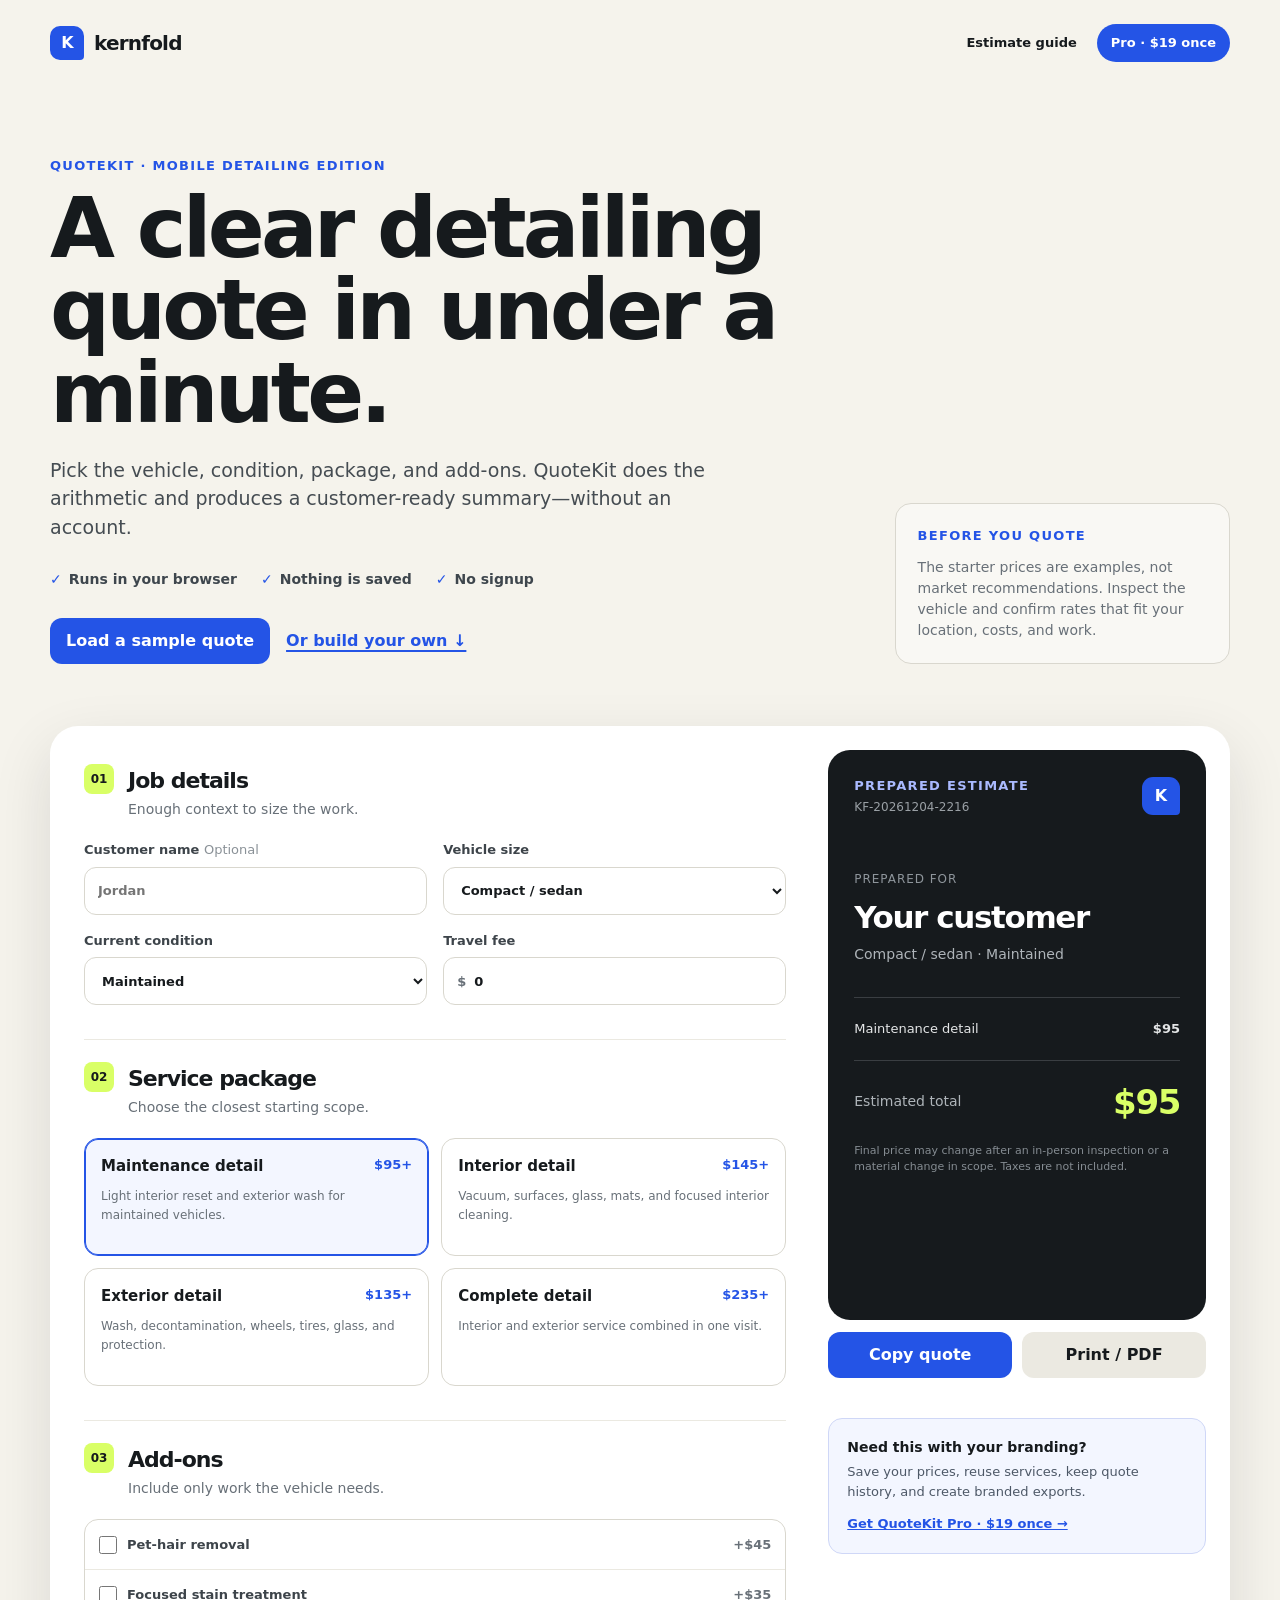
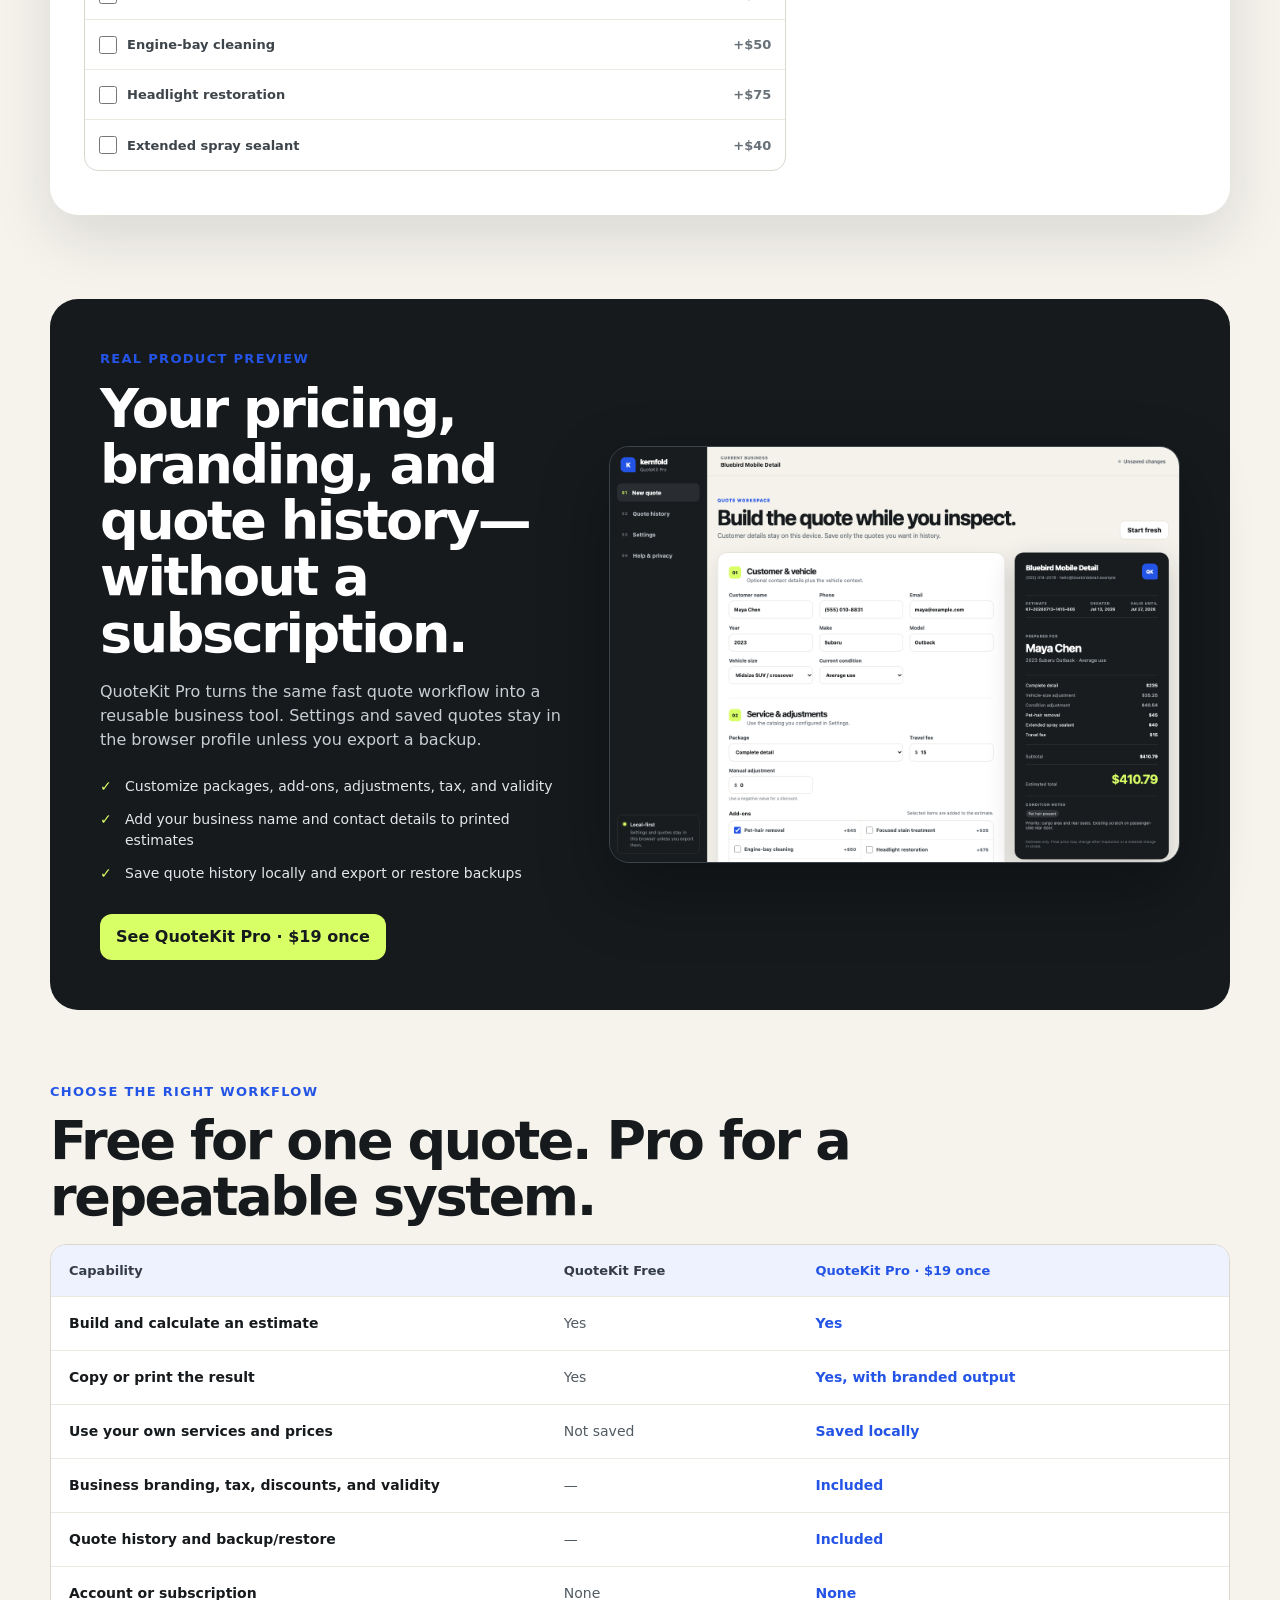
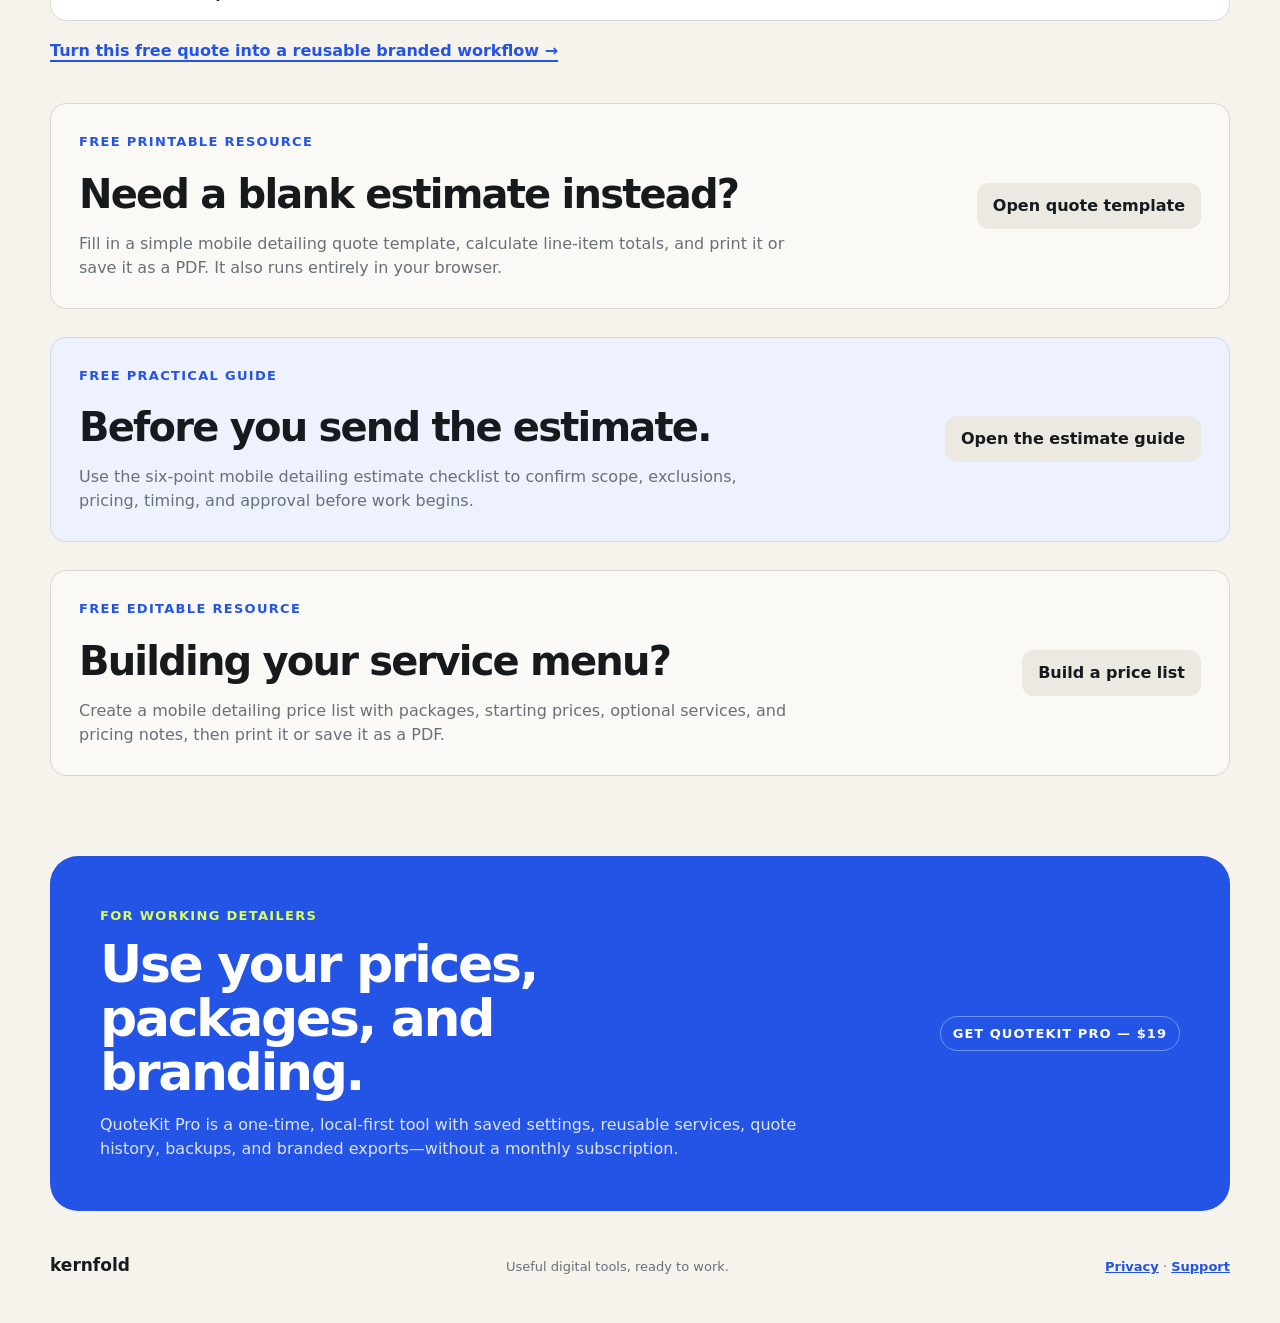
<file: index.html>
<!doctype html>
<html lang="en">
  <head>
    <meta charset="UTF-8" />
    <meta name="viewport" content="width=device-width, initial-scale=1.0" />
    <meta name="google-site-verification" content="g5SQ8O5cmtov-s4JlJlyAHZa6x6kxEMhQ5_9yGW_GIU" />
    <meta
      name="description"
      content="Build a clear mobile detailing quote in under a minute with Kernfold QuoteKit. Free, private, and no signup required."
    />
    <meta name="robots" content="index,follow" />
    <title>Free Mobile Detailing Quote Builder | Kernfold QuoteKit</title>
    <link rel="canonical" href="https://kernfoldstudio.github.io/quotekit-free/" />
    <meta property="og:type" content="website" />
    <meta property="og:site_name" content="Kernfold" />
    <meta property="og:title" content="Free Mobile Detailing Quote Builder | Kernfold QuoteKit" />
    <meta property="og:description" content="Build a clear mobile detailing quote in under a minute. Free, private, and no signup required." />
    <meta property="og:url" content="https://kernfoldstudio.github.io/quotekit-free/" />
    <meta property="og:image" content="https://kernfoldstudio.github.io/quotekit-free/social-preview.jpg" />
    <meta name="twitter:card" content="summary_large_image" />
    <meta name="twitter:image" content="https://kernfoldstudio.github.io/quotekit-free/social-preview.jpg" />
    <script type="application/ld+json">{"@context":"https://schema.org","@type":"WebSite","name":"Kernfold","alternateName":"Kernfold QuoteKit","url":"https://kernfoldstudio.github.io/quotekit-free/"}</script>
    <link rel="icon" href="favicon.svg" type="image/svg+xml" />
    <link rel="stylesheet" href="styles.css" />
      <script type="module" src="https://static.cloudflareinsights.com/beacon.min.js" data-cf-beacon='{"token":"064d0799f9c640dabbd1e8d5d2468876"}'></script>
  </head>
  <body>
    <header class="site-header">
      <a class="brand" href="#top" aria-label="Kernfold home">
        <span class="brand-mark" aria-hidden="true">K</span>
        <span>kernfold</span>
      </a>
      <nav class="header-nav" aria-label="Primary navigation">
        <a href="how-to-write-mobile-detailing-estimate.html">Estimate guide</a>
        <a class="header-pro-link" data-store-link href="https://kernfold.gumroad.com/l/quotekit-pro-mobile-detailing?utm_source=kernfold_site&amp;utm_medium=free_tool&amp;utm_campaign=quote_builder&amp;utm_content=header">Pro · $19 once</a>
      </nav>
    </header>

    <main id="top">
      <section class="hero">
        <div class="hero-copy">
          <p class="eyebrow">QuoteKit · Mobile detailing edition</p>
          <h1>A clear detailing quote in under a minute.</h1>
          <p class="hero-lede">
            Pick the vehicle, condition, package, and add-ons. QuoteKit does the
            arithmetic and produces a customer-ready summary—without an account.
          </p>
          <ul class="trust-list" aria-label="Product benefits">
            <li>Runs in your browser</li>
            <li>Nothing is saved</li>
            <li>No signup</li>
          </ul>
          <div class="hero-actions">
            <button id="load-sample" type="button" class="button button-primary">Load a sample quote</button>
            <a class="text-link" href="#builder">Or build your own ↓</a>
          </div>
        </div>
        <aside class="hero-note">
          <p class="note-label">Before you quote</p>
          <p>
            The starter prices are examples, not market recommendations. Inspect
            the vehicle and confirm rates that fit your location, costs, and work.
          </p>
        </aside>
      </section>

      <section class="builder" id="builder" aria-label="Detailing quote builder">
        <form id="quote-form" class="quote-form">
          <div class="form-section">
            <div class="section-heading">
              <span>01</span>
              <div>
                <h2>Job details</h2>
                <p>Enough context to size the work.</p>
              </div>
            </div>

            <div class="field-grid">
              <label>
                Customer name <span class="optional">Optional</span>
                <input id="customer-name" name="customerName" type="text" maxlength="80" placeholder="Jordan" autocomplete="off" />
              </label>
              <label>
                Vehicle size
                <select id="vehicle-size" name="vehicleSize"></select>
              </label>
              <label>
                Current condition
                <select id="condition" name="condition"></select>
              </label>
              <label>
                Travel fee
                <span class="money-input">
                  <span aria-hidden="true">$</span>
                  <input id="travel-fee" name="travelFee" type="number" min="0" step="1" value="0" inputmode="decimal" />
                </span>
              </label>
            </div>
          </div>

          <div class="form-section">
            <div class="section-heading">
              <span>02</span>
              <div>
                <h2>Service package</h2>
                <p>Choose the closest starting scope.</p>
              </div>
            </div>
            <div id="package-options" class="card-options"></div>
          </div>

          <div class="form-section">
            <div class="section-heading">
              <span>03</span>
              <div>
                <h2>Add-ons</h2>
                <p>Include only work the vehicle needs.</p>
              </div>
            </div>
            <div id="addon-options" class="addon-options"></div>
          </div>
        </form>

        <aside class="quote-panel" aria-live="polite">
          <div class="quote-card" id="quote-card">
            <div class="quote-topline">
              <div>
                <p class="quote-kicker">Prepared estimate</p>
                <p class="quote-number" id="quote-number"></p>
              </div>
              <span class="mini-mark" aria-hidden="true">K</span>
            </div>

            <div class="quote-customer">
              <p>Prepared for</p>
              <h2 id="output-customer">Your customer</h2>
              <p id="output-context"></p>
            </div>

            <div id="quote-lines" class="quote-lines"></div>

            <div class="quote-total">
              <span>Estimated total</span>
              <strong id="quote-total">$0</strong>
            </div>

            <p class="quote-disclaimer">
              Final price may change after an in-person inspection or a material
              change in scope. Taxes are not included.
            </p>
          </div>

          <div class="quote-actions">
            <button id="copy-quote" type="button" class="button button-primary">Copy quote</button>
            <button id="print-quote" type="button" class="button button-secondary">Print / PDF</button>
          </div>
          <p id="action-status" class="action-status" role="status"></p>
          <div class="contextual-upgrade">
            <p class="upgrade-label">Need this with your branding?</p>
            <p>Save your prices, reuse services, keep quote history, and create branded exports.</p>
            <a data-store-link href="https://kernfold.gumroad.com/l/quotekit-pro-mobile-detailing?utm_source=kernfold_site&amp;utm_medium=free_tool&amp;utm_campaign=quote_builder&amp;utm_content=post_quote" target="_blank" rel="noopener">Get QuoteKit Pro · $19 once →</a>
          </div>
        </aside>
      </section>

      <section class="proof-section" aria-labelledby="proof-heading">
        <div class="proof-copy">
          <p class="eyebrow">Real product preview</p>
          <h2 id="proof-heading">Your pricing, branding, and quote history—without a subscription.</h2>
          <p>
            QuoteKit Pro turns the same fast quote workflow into a reusable business tool.
            Settings and saved quotes stay in the browser profile unless you export a backup.
          </p>
          <ul class="proof-list">
            <li>Customize packages, add-ons, adjustments, tax, and validity</li>
            <li>Add your business name and contact details to printed estimates</li>
            <li>Save quote history locally and export or restore backups</li>
          </ul>
          <a class="button button-primary inline-button" data-store-link href="https://kernfold.gumroad.com/l/quotekit-pro-mobile-detailing?utm_source=kernfold_site&amp;utm_medium=free_tool&amp;utm_campaign=quote_builder&amp;utm_content=product_preview" target="_blank" rel="noopener">See QuoteKit Pro · $19 once</a>
        </div>
        <a class="proof-image-link" data-store-link href="https://kernfold.gumroad.com/l/quotekit-pro-mobile-detailing?utm_source=kernfold_site&amp;utm_medium=free_tool&amp;utm_campaign=quote_builder&amp;utm_content=product_preview_image" target="_blank" rel="noopener" aria-label="Open the QuoteKit Pro product page">
          <img src="quotekit-pro-preview.png" alt="QuoteKit Pro workspace showing a branded mobile detailing estimate" width="1440" height="1050" loading="lazy" />
        </a>
      </section>

      <section class="comparison-section" aria-labelledby="comparison-heading">
        <div class="section-intro">
          <p class="eyebrow">Choose the right workflow</p>
          <h2 id="comparison-heading">Free for one quote. Pro for a repeatable system.</h2>
        </div>
        <div class="comparison-scroll" tabindex="0" aria-label="QuoteKit Free and QuoteKit Pro comparison">
          <table class="comparison-table">
            <thead><tr><th>Capability</th><th>QuoteKit Free</th><th>QuoteKit Pro · $19 once</th></tr></thead>
            <tbody>
              <tr><th>Build and calculate an estimate</th><td>Yes</td><td>Yes</td></tr>
              <tr><th>Copy or print the result</th><td>Yes</td><td>Yes, with branded output</td></tr>
              <tr><th>Use your own services and prices</th><td>Not saved</td><td>Saved locally</td></tr>
              <tr><th>Business branding, tax, discounts, and validity</th><td>—</td><td>Included</td></tr>
              <tr><th>Quote history and backup/restore</th><td>—</td><td>Included</td></tr>
              <tr><th>Account or subscription</th><td>None</td><td>None</td></tr>
            </tbody>
          </table>
        </div>
        <a class="comparison-cta" data-store-link href="https://kernfold.gumroad.com/l/quotekit-pro-mobile-detailing?utm_source=kernfold_site&amp;utm_medium=free_tool&amp;utm_campaign=quote_builder&amp;utm_content=comparison" target="_blank" rel="noopener">Turn this free quote into a reusable branded workflow →</a>
      </section>

      <section class="resource-callout" aria-labelledby="template-resource-heading">
        <div>
          <p class="eyebrow">Free printable resource</p>
          <h2 id="template-resource-heading">Need a blank estimate instead?</h2>
          <p>
            Fill in a simple mobile detailing quote template, calculate line-item
            totals, and print it or save it as a PDF. It also runs entirely in your
            browser.
          </p>
        </div>
        <a class="button button-secondary" href="quote-template.html">Open quote template</a>
      </section>

      <section class="resource-callout guide-callout" aria-labelledby="guide-resource-heading">
        <div>
          <p class="eyebrow">Free practical guide</p>
          <h2 id="guide-resource-heading">Before you send the estimate.</h2>
          <p>
            Use the six-point mobile detailing estimate checklist to confirm scope,
            exclusions, pricing, timing, and approval before work begins.
          </p>
        </div>
        <a class="button button-secondary" href="how-to-write-mobile-detailing-estimate.html">Open the estimate guide</a>
      </section>

      <section class="resource-callout" aria-labelledby="price-list-resource-heading">
        <div>
          <p class="eyebrow">Free editable resource</p>
          <h2 id="price-list-resource-heading">Building your service menu?</h2>
          <p>
            Create a mobile detailing price list with packages, starting prices,
            optional services, and pricing notes, then print it or save it as a PDF.
          </p>
        </div>
        <a class="button button-secondary" href="mobile-detailing-price-list.html">Build a price list</a>
      </section>

      <section class="pro-callout" id="pro">
        <div>
          <p class="eyebrow">For working detailers</p>
          <h2>Use your prices, packages, and branding.</h2>
          <p>
            QuoteKit Pro is a one-time, local-first tool with saved settings,
            reusable services, quote history, backups, and branded exports—without
            a monthly subscription.
          </p>
        </div>
        <a class="coming-soon" id="pro-store-link" data-store-link href="https://kernfold.gumroad.com/l/quotekit-pro-mobile-detailing?utm_source=kernfold_site&amp;utm_medium=free_tool&amp;utm_campaign=quote_builder&amp;utm_content=bottom" target="_blank" rel="noopener">Get QuoteKit Pro — $19</a>
      </section>
    </main>

    <footer>
      <span>kernfold</span>
      <p>Useful digital tools, ready to work.</p>
    <p class="footer-links"><a href="privacy.html">Privacy</a> · <a href="mailto:kernfoldstudio@gmail.com">Support</a></p>
    </footer>

    <script type="module" src="app.js"></script>
  </body>
</html>
</file>
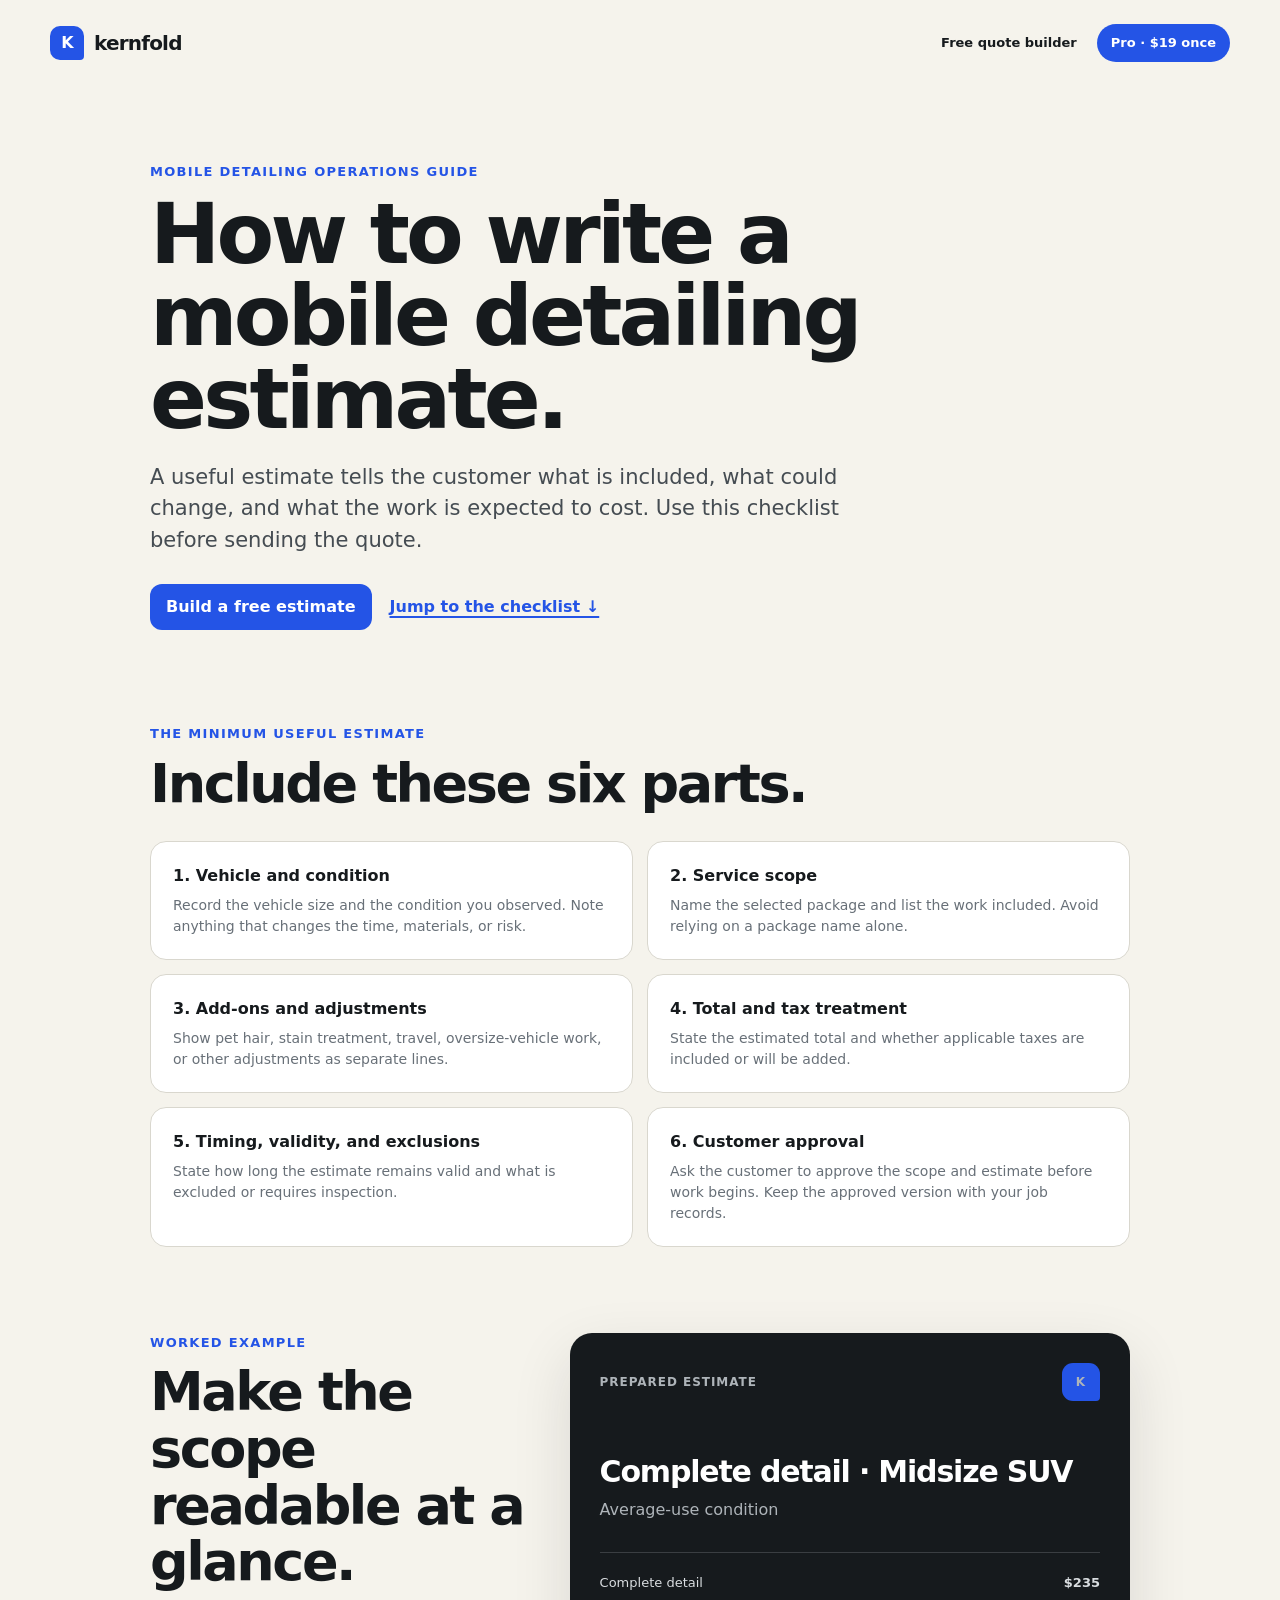
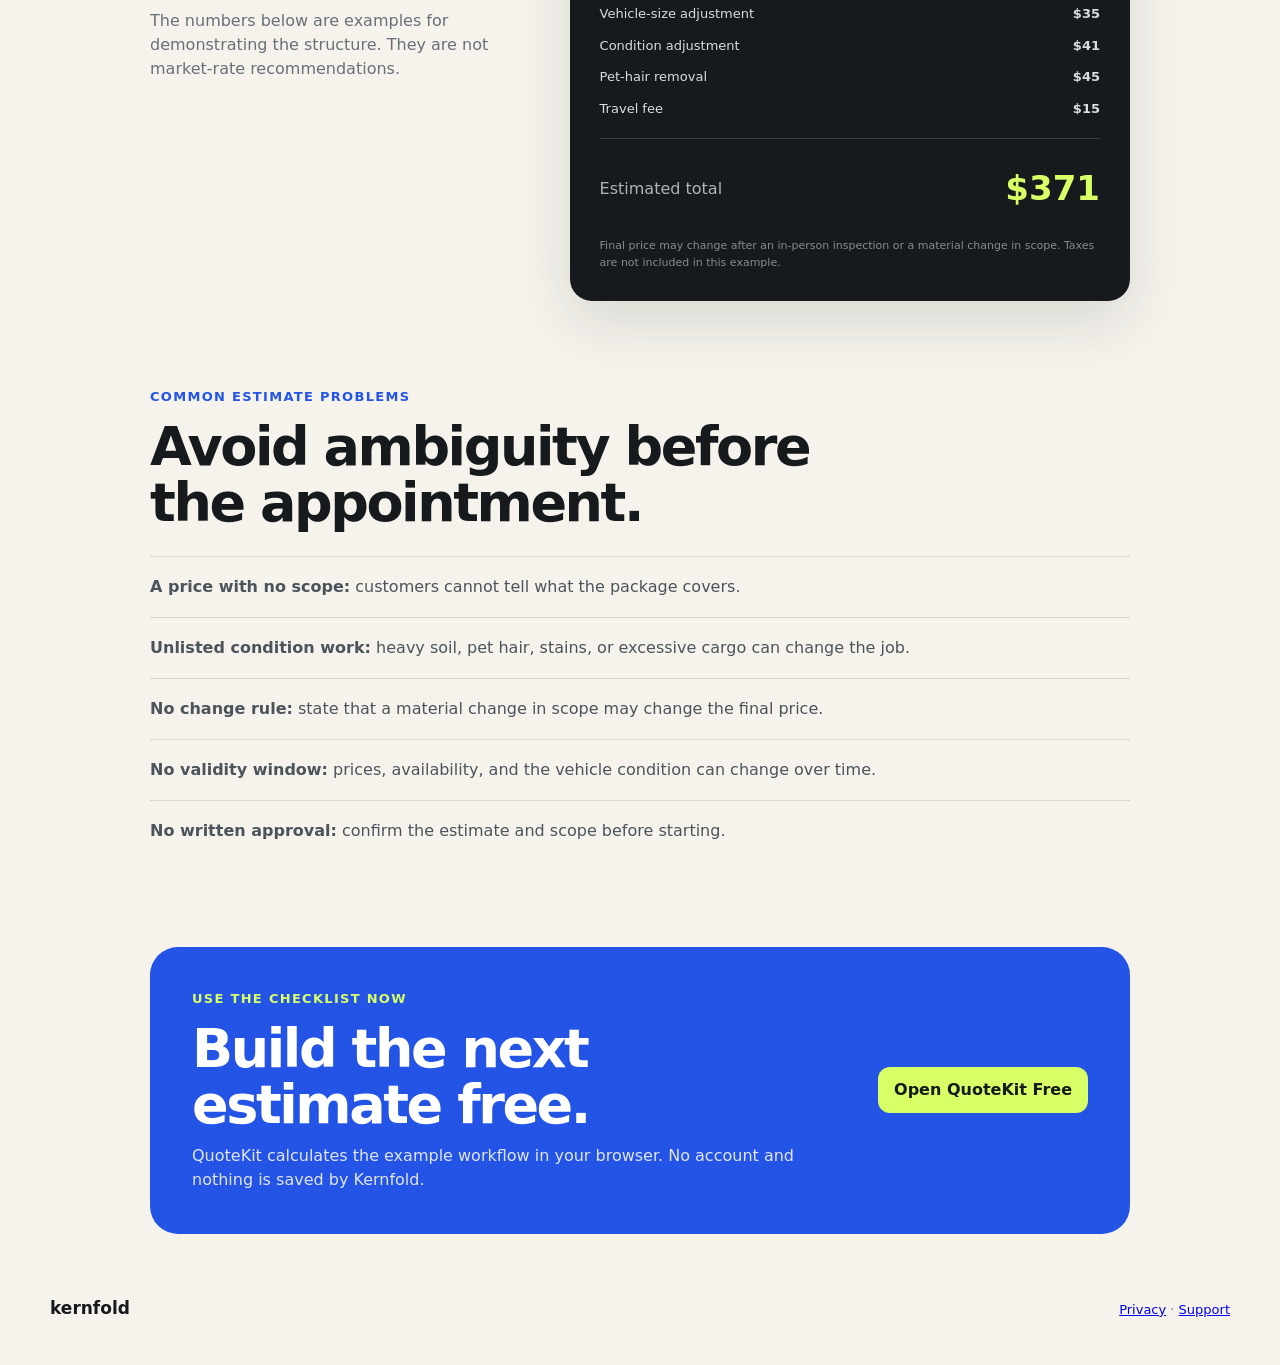
<file: how-to-write-mobile-detailing-estimate.html>
<!doctype html>
<html lang="en">
  <head>
    <meta charset="UTF-8" />
    <meta name="viewport" content="width=device-width, initial-scale=1.0" />
    <meta name="description" content="Learn what to include in a mobile detailing estimate, review a worked example, and use a six-point checklist before sending the quote." />
    <meta name="robots" content="index,follow" />
    <title>How to Write a Mobile Detailing Estimate (With Example)</title>
    <link rel="icon" href="favicon.svg" type="image/svg+xml" />
    <link rel="stylesheet" href="styles.css" />
    <link rel="canonical" href="https://kernfoldstudio.github.io/quotekit-free/how-to-write-mobile-detailing-estimate.html" />
    <meta property="og:type" content="article" />
    <meta property="og:site_name" content="Kernfold" />
    <meta property="og:title" content="How to Write a Mobile Detailing Estimate (With Example)" />
    <meta property="og:description" content="A practical scope, pricing, exclusions, timing, and approval checklist for mobile detailers." />
    <meta property="og:url" content="https://kernfoldstudio.github.io/quotekit-free/how-to-write-mobile-detailing-estimate.html" />
    <meta property="og:image" content="https://kernfoldstudio.github.io/quotekit-free/social-preview.jpg" />
    <script type="application/ld+json">
      {
        "@context": "https://schema.org",
        "@type": "HowTo",
        "name": "How to write a mobile detailing estimate",
        "description": "A six-step checklist for preparing a clear mobile detailing estimate.",
        "step": [
          { "@type": "HowToStep", "name": "Identify the vehicle and condition" },
          { "@type": "HowToStep", "name": "Define the service scope" },
          { "@type": "HowToStep", "name": "List add-ons and adjustments separately" },
          { "@type": "HowToStep", "name": "State the estimate total and tax treatment" },
          { "@type": "HowToStep", "name": "Add timing, validity, and exclusions" },
          { "@type": "HowToStep", "name": "Get approval before the work begins" }
        ]
      }
    </script>
      <script type="module" src="https://static.cloudflareinsights.com/beacon.min.js" data-cf-beacon='{"token":"064d0799f9c640dabbd1e8d5d2468876"}'></script>
  </head>
  <body class="guide-page">
    <header class="site-header">
      <a class="brand" href="./" aria-label="Kernfold QuoteKit Free">
        <span class="brand-mark" aria-hidden="true">K</span><span>kernfold</span>
      </a>
      <nav class="header-nav" aria-label="Primary navigation">
        <a href="./">Free quote builder</a>
        <a class="header-pro-link" href="https://kernfold.gumroad.com/l/quotekit-pro-mobile-detailing?utm_source=kernfold_site&amp;utm_medium=organic_search&amp;utm_campaign=estimate_guide&amp;utm_content=header" target="_blank" rel="noopener">Pro · $19 once</a>
      </nav>
    </header>

    <main class="article-main">
      <article>
        <header class="article-hero">
          <p class="eyebrow">Mobile detailing operations guide</p>
          <h1>How to write a mobile detailing estimate.</h1>
          <p class="article-dek">
            A useful estimate tells the customer what is included, what could change,
            and what the work is expected to cost. Use this checklist before sending the quote.
          </p>
          <div class="article-actions">
            <a class="button button-primary" href="./?utm_source=kernfold_site&amp;utm_medium=guide&amp;utm_campaign=estimate_guide&amp;utm_content=hero">Build a free estimate</a>
            <a class="text-link" href="#checklist">Jump to the checklist ↓</a>
          </div>
        </header>

        <section class="article-section" aria-labelledby="minimum-heading">
          <p class="eyebrow">The minimum useful estimate</p>
          <h2 id="minimum-heading">Include these six parts.</h2>
          <div class="article-grid" id="checklist">
            <div class="guide-card"><strong>1. Vehicle and condition</strong><p>Record the vehicle size and the condition you observed. Note anything that changes the time, materials, or risk.</p></div>
            <div class="guide-card"><strong>2. Service scope</strong><p>Name the selected package and list the work included. Avoid relying on a package name alone.</p></div>
            <div class="guide-card"><strong>3. Add-ons and adjustments</strong><p>Show pet hair, stain treatment, travel, oversize-vehicle work, or other adjustments as separate lines.</p></div>
            <div class="guide-card"><strong>4. Total and tax treatment</strong><p>State the estimated total and whether applicable taxes are included or will be added.</p></div>
            <div class="guide-card"><strong>5. Timing, validity, and exclusions</strong><p>State how long the estimate remains valid and what is excluded or requires inspection.</p></div>
            <div class="guide-card"><strong>6. Customer approval</strong><p>Ask the customer to approve the scope and estimate before work begins. Keep the approved version with your job records.</p></div>
          </div>
        </section>

        <section class="article-section example-section" aria-labelledby="example-heading">
          <div>
            <p class="eyebrow">Worked example</p>
            <h2 id="example-heading">Make the scope readable at a glance.</h2>
            <p>The numbers below are examples for demonstrating the structure. They are not market-rate recommendations.</p>
          </div>
          <div class="estimate-example">
            <div class="estimate-example-head"><span>Prepared estimate</span><strong>K</strong></div>
            <h3>Complete detail · Midsize SUV</h3>
            <p>Average-use condition</p>
            <dl>
              <div><dt>Complete detail</dt><dd>$235</dd></div>
              <div><dt>Vehicle-size adjustment</dt><dd>$35</dd></div>
              <div><dt>Condition adjustment</dt><dd>$41</dd></div>
              <div><dt>Pet-hair removal</dt><dd>$45</dd></div>
              <div><dt>Travel fee</dt><dd>$15</dd></div>
            </dl>
            <div class="estimate-example-total"><span>Estimated total</span><strong>$371</strong></div>
            <p class="small-print">Final price may change after an in-person inspection or a material change in scope. Taxes are not included in this example.</p>
          </div>
        </section>

        <section class="article-section" aria-labelledby="avoid-heading">
          <p class="eyebrow">Common estimate problems</p>
          <h2 id="avoid-heading">Avoid ambiguity before the appointment.</h2>
          <ul class="article-list">
            <li><strong>A price with no scope:</strong> customers cannot tell what the package covers.</li>
            <li><strong>Unlisted condition work:</strong> heavy soil, pet hair, stains, or excessive cargo can change the job.</li>
            <li><strong>No change rule:</strong> state that a material change in scope may change the final price.</li>
            <li><strong>No validity window:</strong> prices, availability, and the vehicle condition can change over time.</li>
            <li><strong>No written approval:</strong> confirm the estimate and scope before starting.</li>
          </ul>
        </section>

        <aside class="article-cta">
          <div>
            <p class="eyebrow">Use the checklist now</p>
            <h2>Build the next estimate free.</h2>
            <p>QuoteKit calculates the example workflow in your browser. No account and nothing is saved by Kernfold.</p>
          </div>
          <a class="button inline-button" href="./?utm_source=kernfold_site&amp;utm_medium=guide&amp;utm_campaign=estimate_guide&amp;utm_content=bottom">Open QuoteKit Free</a>
        </aside>
      </article>
    </main>

    <footer>
      <span>kernfold</span>
      <p><a href="privacy.html">Privacy</a> · <a href="mailto:kernfoldstudio@gmail.com">Support</a></p>
    </footer>
  </body>
</html>
</file>
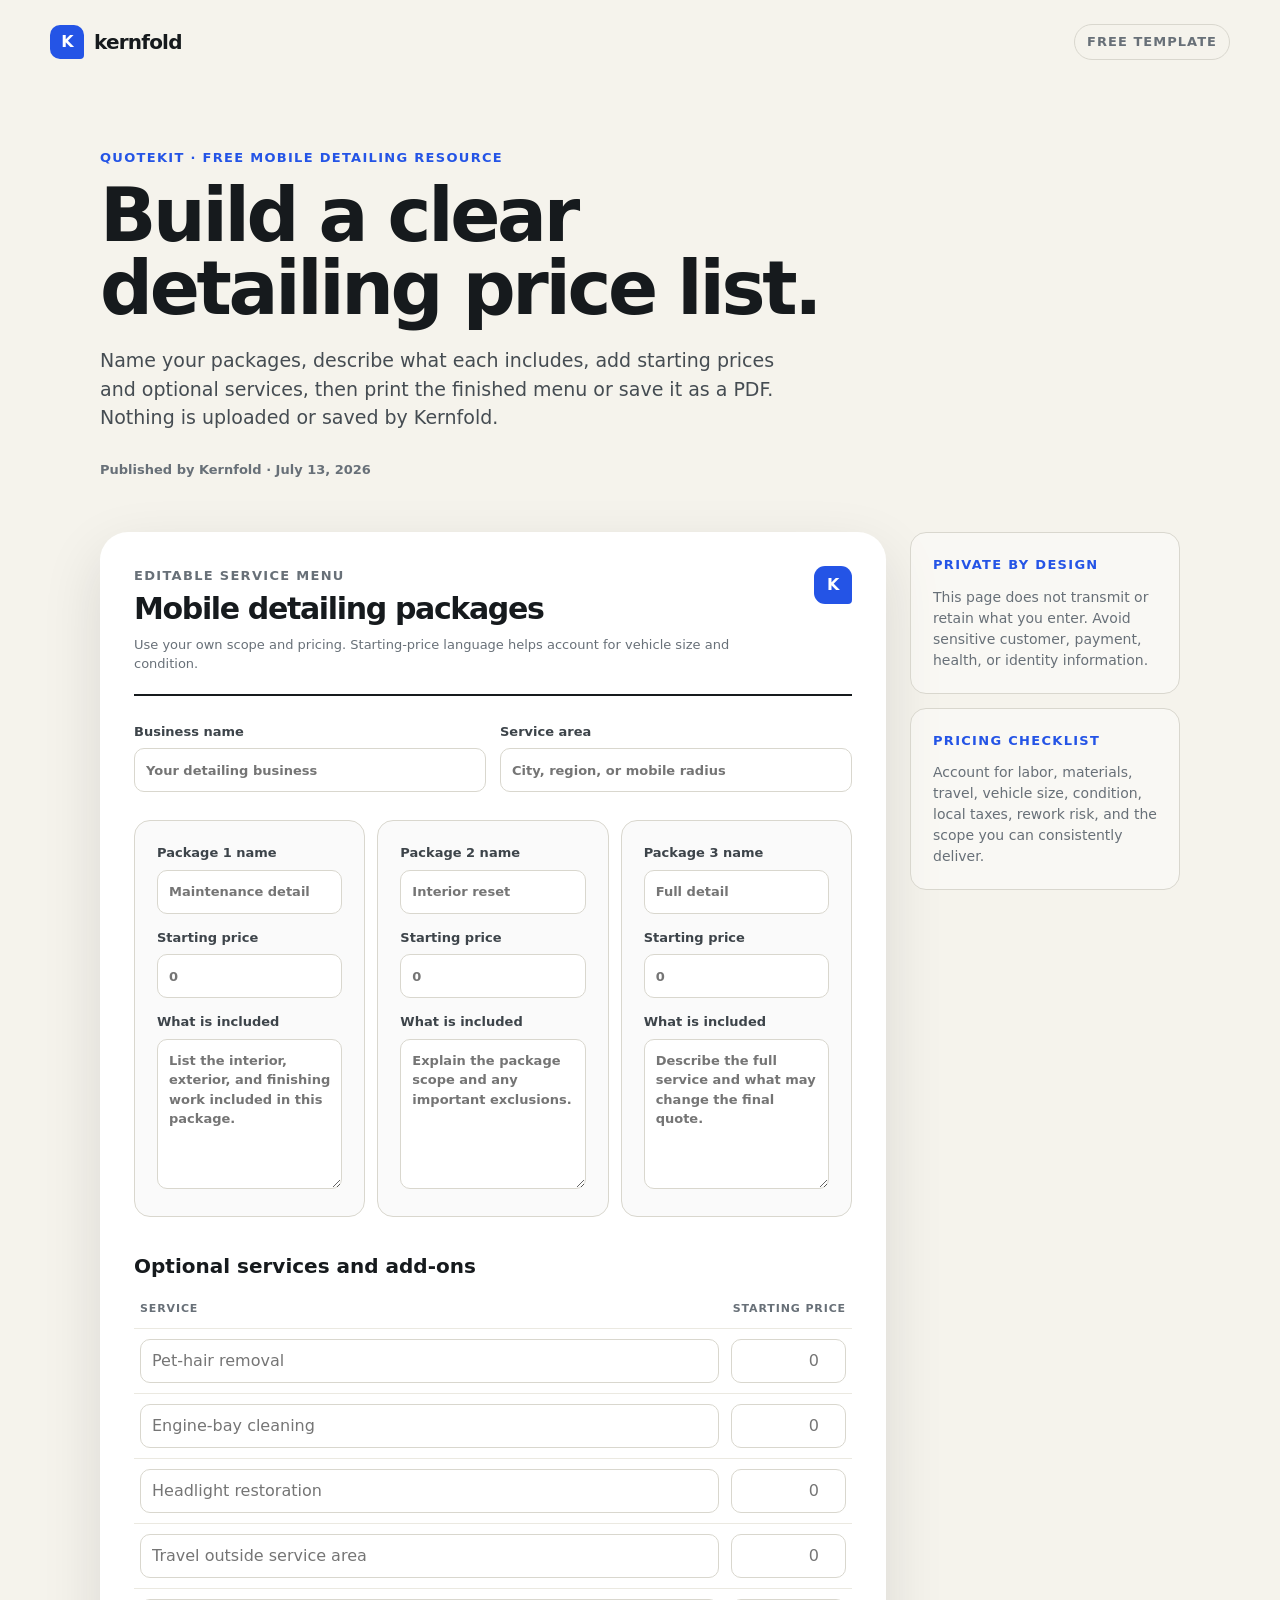
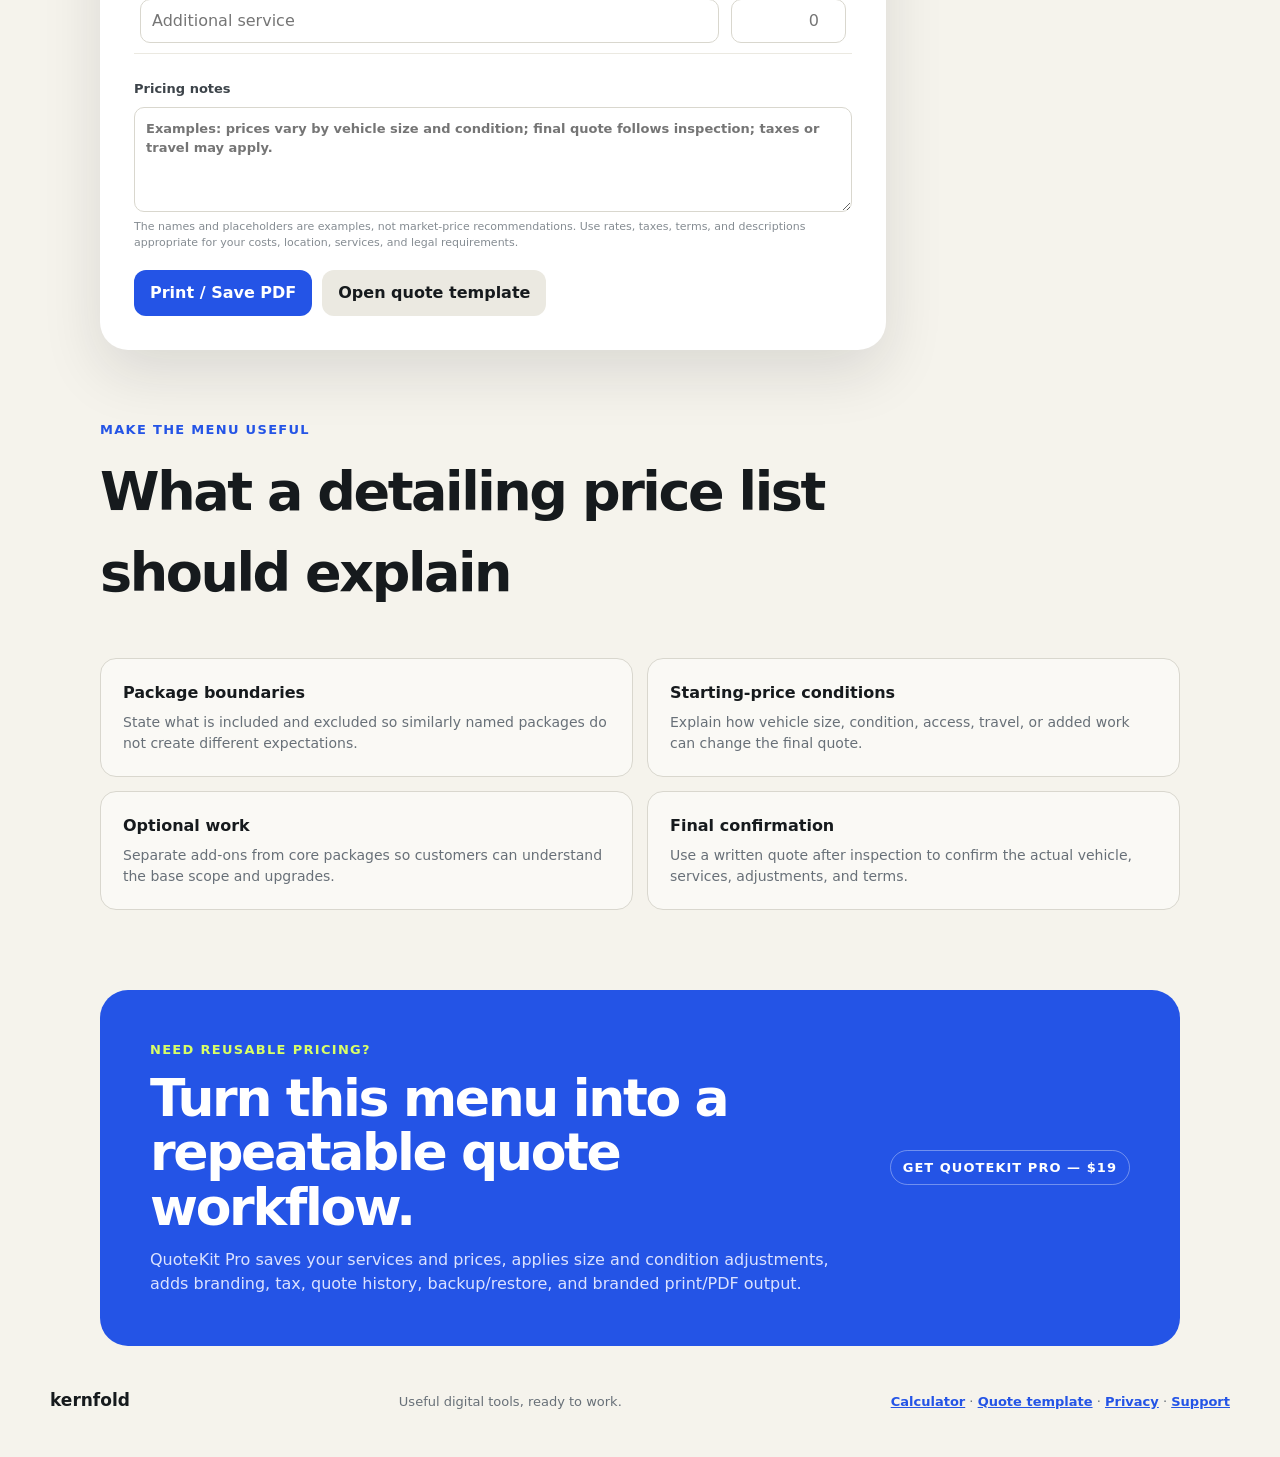
<file: mobile-detailing-price-list.html>
<!doctype html>
<html lang="en">
  <head>
    <meta charset="UTF-8" />
    <meta name="viewport" content="width=device-width, initial-scale=1.0" />
    <meta name="description" content="Create a free editable mobile detailing price list with packages, starting prices, add-ons, and printable service-menu output. No signup required." />
    <meta name="robots" content="index,follow" />
    <title>Free Mobile Detailing Price List Template | Editable</title>
    <link rel="canonical" href="https://kernfoldstudio.github.io/quotekit-free/mobile-detailing-price-list.html" />
    <meta property="og:type" content="website" />
    <meta property="og:site_name" content="Kernfold" />
    <meta property="og:title" content="Free Mobile Detailing Price List Template | Kernfold" />
    <meta property="og:description" content="Build and print an editable detailing service menu with packages, starting prices, and add-ons." />
    <meta property="og:url" content="https://kernfoldstudio.github.io/quotekit-free/mobile-detailing-price-list.html" />
    <meta property="og:image" content="https://kernfoldstudio.github.io/quotekit-free/social-preview.jpg" />
    <meta name="twitter:card" content="summary_large_image" />
    <script type="application/ld+json">
      {
        "@context": "https://schema.org",
        "@type": "BreadcrumbList",
        "itemListElement": [
          {
            "@type": "ListItem",
            "position": 1,
            "name": "QuoteKit Free",
            "item": "https://kernfoldstudio.github.io/quotekit-free/"
          },
          {
            "@type": "ListItem",
            "position": 2,
            "name": "Mobile Detailing Price List Template"
          }
        ]
      }
    </script>
    <link rel="icon" href="favicon.svg" type="image/svg+xml" />
    <link rel="stylesheet" href="styles.css" />
      <script type="module" src="https://static.cloudflareinsights.com/beacon.min.js" data-cf-beacon='{"token":"064d0799f9c640dabbd1e8d5d2468876"}'></script>
  </head>
  <body class="template-page price-list-page">
    <header class="site-header">
      <a class="brand" href="./" aria-label="Kernfold QuoteKit home"><span class="brand-mark" aria-hidden="true">K</span><span>kernfold</span></a>
      <span class="edition-badge">Free template</span>
    </header>

    <main class="template-main">
      <section class="template-hero">
        <p class="eyebrow">QuoteKit · Free mobile detailing resource</p>
        <h1>Build a clear detailing price list.</h1>
        <p class="hero-lede">Name your packages, describe what each includes, add starting prices and optional services, then print the finished menu or save it as a PDF. Nothing is uploaded or saved by Kernfold.</p>
        <p class="template-byline">Published by Kernfold · July 13, 2026</p>
      </section>

      <section class="template-layout" aria-label="Mobile detailing price list template">
        <form class="template-form estimate-sheet" id="price-list-form">
          <div class="estimate-heading">
            <div><p class="quote-kicker">Editable service menu</p><h2>Mobile detailing packages</h2><p>Use your own scope and pricing. Starting-price language helps account for vehicle size and condition.</p></div>
            <span class="mini-mark" aria-hidden="true">K</span>
          </div>

          <div class="template-fields">
            <label>Business name<input type="text" maxlength="80" placeholder="Your detailing business" autocomplete="off" /></label>
            <label>Service area<input type="text" maxlength="100" placeholder="City, region, or mobile radius" autocomplete="off" /></label>
          </div>

          <div class="price-packages" aria-label="Service packages">
            <article class="guide-card price-package">
              <label>Package 1 name<input type="text" maxlength="60" placeholder="Maintenance detail" autocomplete="off" /></label>
              <label>Starting price<input type="number" min="0" step="1" placeholder="0" inputmode="decimal" /></label>
              <label>What is included<textarea maxlength="360" placeholder="List the interior, exterior, and finishing work included in this package."></textarea></label>
            </article>
            <article class="guide-card price-package">
              <label>Package 2 name<input type="text" maxlength="60" placeholder="Interior reset" autocomplete="off" /></label>
              <label>Starting price<input type="number" min="0" step="1" placeholder="0" inputmode="decimal" /></label>
              <label>What is included<textarea maxlength="360" placeholder="Explain the package scope and any important exclusions."></textarea></label>
            </article>
            <article class="guide-card price-package">
              <label>Package 3 name<input type="text" maxlength="60" placeholder="Full detail" autocomplete="off" /></label>
              <label>Starting price<input type="number" min="0" step="1" placeholder="0" inputmode="decimal" /></label>
              <label>What is included<textarea maxlength="360" placeholder="Describe the full service and what may change the final quote."></textarea></label>
            </article>
          </div>

          <h3 class="price-list-subheading">Optional services and add-ons</h3>
          <table class="line-items price-addons">
            <thead><tr><th scope="col">Service</th><th scope="col">Starting price</th></tr></thead>
            <tbody>
              <tr><td><input aria-label="Add-on 1" type="text" maxlength="80" placeholder="Pet-hair removal" /></td><td><input aria-label="Add-on 1 price" type="number" min="0" step="1" placeholder="0" inputmode="decimal" /></td></tr>
              <tr><td><input aria-label="Add-on 2" type="text" maxlength="80" placeholder="Engine-bay cleaning" /></td><td><input aria-label="Add-on 2 price" type="number" min="0" step="1" placeholder="0" inputmode="decimal" /></td></tr>
              <tr><td><input aria-label="Add-on 3" type="text" maxlength="80" placeholder="Headlight restoration" /></td><td><input aria-label="Add-on 3 price" type="number" min="0" step="1" placeholder="0" inputmode="decimal" /></td></tr>
              <tr><td><input aria-label="Add-on 4" type="text" maxlength="80" placeholder="Travel outside service area" /></td><td><input aria-label="Add-on 4 price" type="number" min="0" step="1" placeholder="0" inputmode="decimal" /></td></tr>
              <tr><td><input aria-label="Add-on 5" type="text" maxlength="80" placeholder="Additional service" /></td><td><input aria-label="Add-on 5 price" type="number" min="0" step="1" placeholder="0" inputmode="decimal" /></td></tr>
            </tbody>
          </table>

          <label>Pricing notes<textarea maxlength="600" placeholder="Examples: prices vary by vehicle size and condition; final quote follows inspection; taxes or travel may apply."></textarea></label>
          <p class="quote-disclaimer">The names and placeholders are examples, not market-price recommendations. Use rates, taxes, terms, and descriptions appropriate for your costs, location, services, and legal requirements.</p>
          <div class="template-actions">
            <button class="button button-primary" id="print-price-list" type="button">Print / Save PDF</button>
            <a class="button button-secondary" href="quote-template.html">Open quote template</a>
          </div>
        </form>

        <aside class="template-sidebar">
          <div class="hero-note"><p class="note-label">Private by design</p><p>This page does not transmit or retain what you enter. Avoid sensitive customer, payment, health, or identity information.</p></div>
          <div class="hero-note"><p class="note-label">Pricing checklist</p><p>Account for labor, materials, travel, vehicle size, condition, local taxes, rework risk, and the scope you can consistently deliver.</p></div>
        </aside>
      </section>

      <section class="template-guide">
        <p class="eyebrow">Make the menu useful</p>
        <h2>What a detailing price list should explain</h2>
        <div class="guide-grid">
          <article class="guide-card"><strong>Package boundaries</strong><p>State what is included and excluded so similarly named packages do not create different expectations.</p></article>
          <article class="guide-card"><strong>Starting-price conditions</strong><p>Explain how vehicle size, condition, access, travel, or added work can change the final quote.</p></article>
          <article class="guide-card"><strong>Optional work</strong><p>Separate add-ons from core packages so customers can understand the base scope and upgrades.</p></article>
          <article class="guide-card"><strong>Final confirmation</strong><p>Use a written quote after inspection to confirm the actual vehicle, services, adjustments, and terms.</p></article>
        </div>
      </section>

      <section class="pro-callout">
        <div><p class="eyebrow">Need reusable pricing?</p><h2>Turn this menu into a repeatable quote workflow.</h2><p>QuoteKit Pro saves your services and prices, applies size and condition adjustments, adds branding, tax, quote history, backup/restore, and branded print/PDF output.</p></div>
        <a class="coming-soon" data-store-link href="https://kernfold.gumroad.com/l/quotekit-pro-mobile-detailing?utm_source=kernfold_site&amp;utm_medium=organic_search&amp;utm_campaign=price_list_template" rel="noopener">Get QuoteKit Pro — $19</a>
      </section>
    </main>

    <footer>
      <span>kernfold</span><p>Useful digital tools, ready to work.</p>
      <p class="footer-links"><a href="./">Calculator</a> · <a href="quote-template.html">Quote template</a> · <a href="privacy.html">Privacy</a> · <a href="mailto:kernfoldstudio@gmail.com">Support</a></p>
    </footer>
    <script type="module" src="price-list.js"></script>
  </body>
</html>
</file>
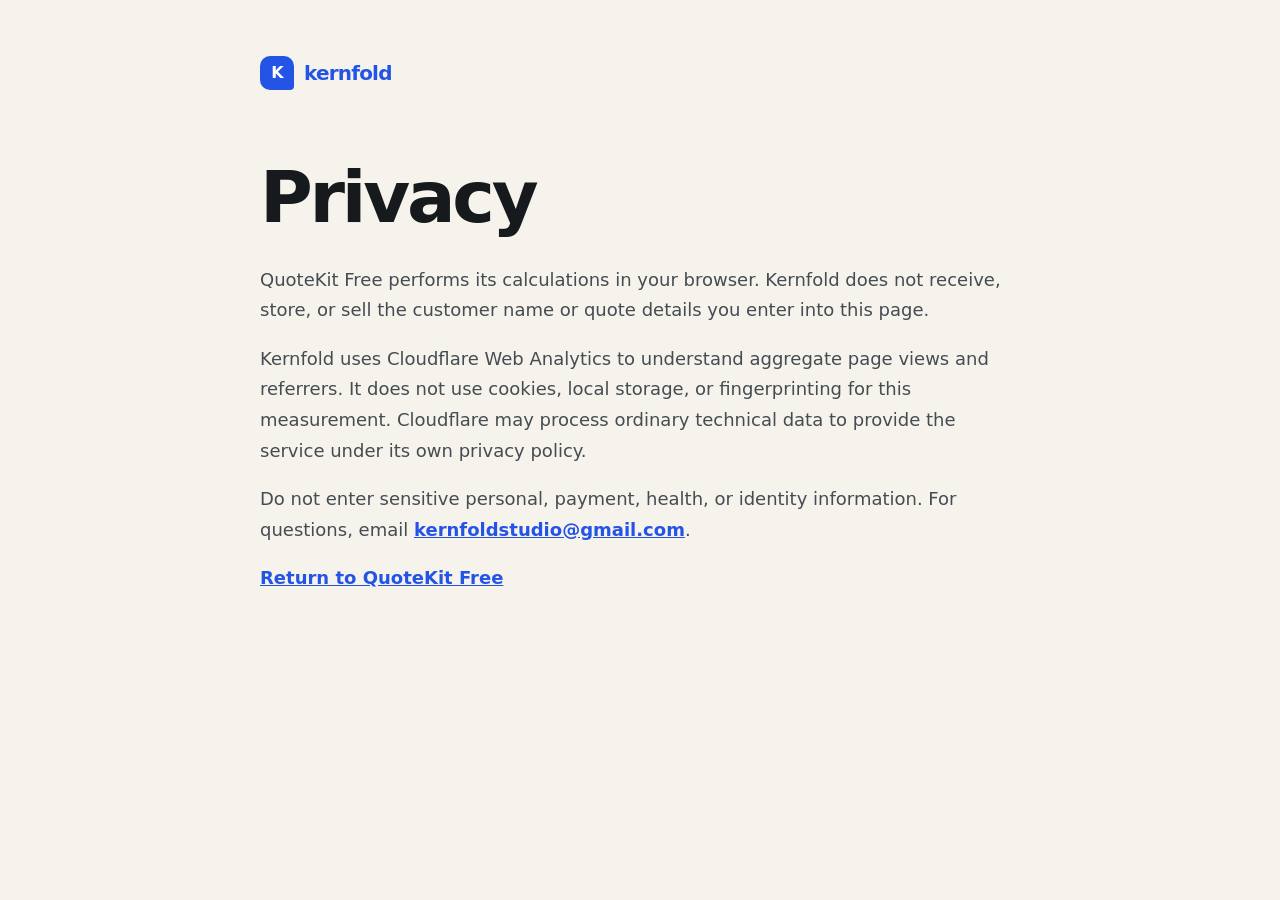
<file: privacy.html>
<!doctype html>
<html lang="en"><head><meta charset="UTF-8"><meta name="viewport" content="width=device-width,initial-scale=1"><meta name="robots" content="index,follow"><title>Privacy | Kernfold QuoteKit</title><link rel="stylesheet" href="styles.css"><link rel="canonical" href="https://kernfoldstudio.github.io/quotekit-free/privacy.html"></head><body><main class="legal-page"><a class="brand" href="./"><span class="brand-mark" aria-hidden="true">K</span><span>kernfold</span></a><h1>Privacy</h1><p>QuoteKit Free performs its calculations in your browser. Kernfold does not receive, store, or sell the customer name or quote details you enter into this page.</p><p>Kernfold uses Cloudflare Web Analytics to understand aggregate page views and referrers. It does not use cookies, local storage, or fingerprinting for this measurement. Cloudflare may process ordinary technical data to provide the service under its own privacy policy.</p><p>Do not enter sensitive personal, payment, health, or identity information. For questions, email <a href="mailto:kernfoldstudio@gmail.com">kernfoldstudio@gmail.com</a>.</p><p><a href="./">Return to QuoteKit Free</a></p></main></body></html>
</file>
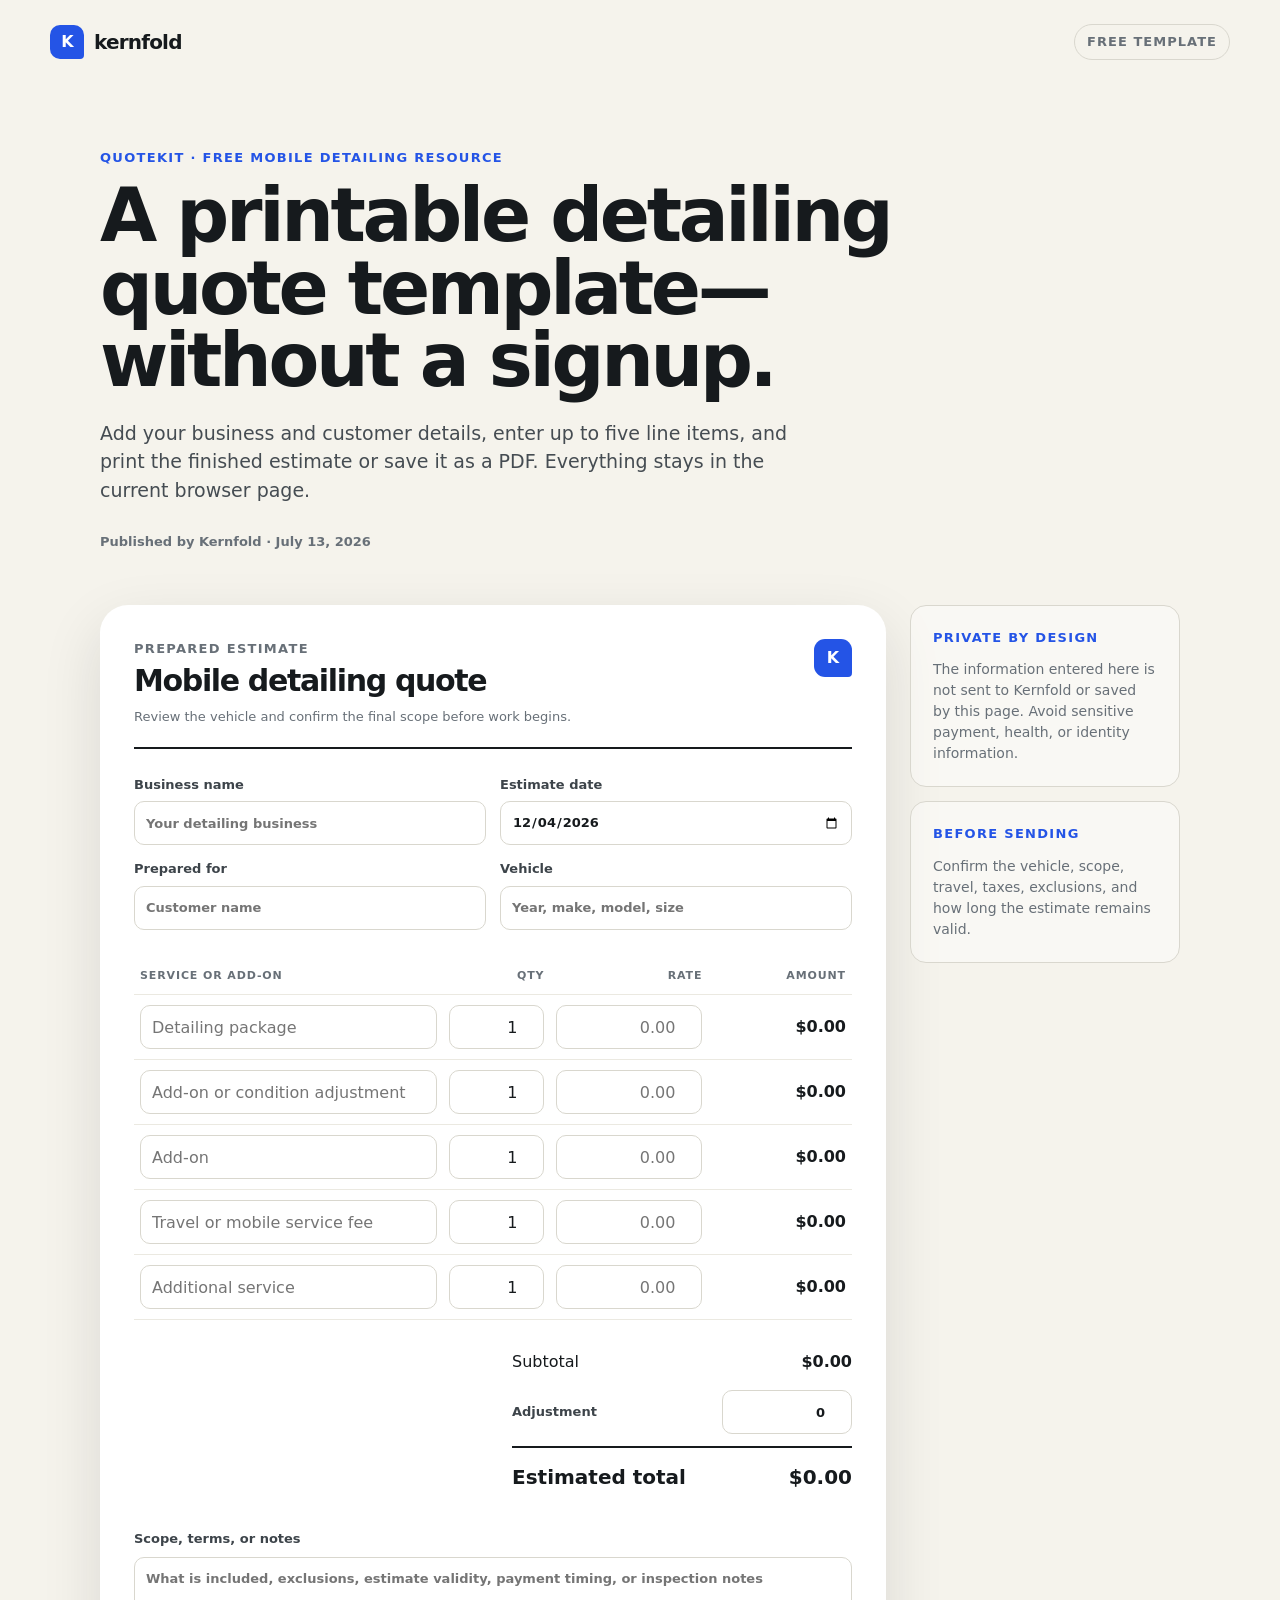
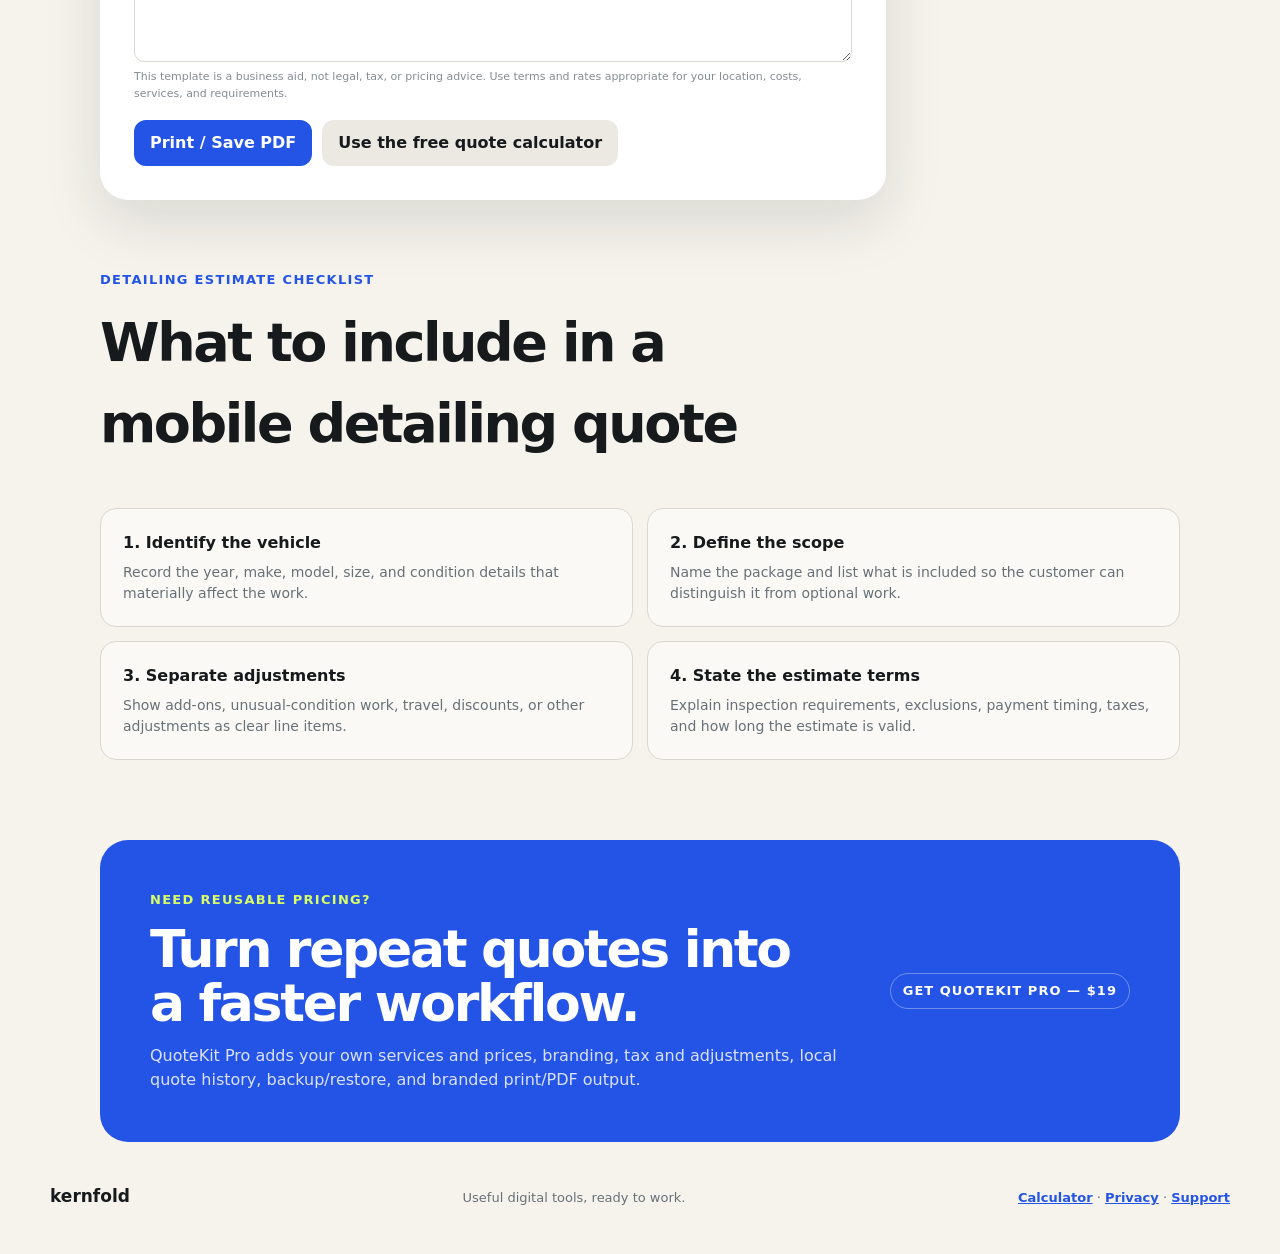
<file: quote-template.html>
<!doctype html>
<html lang="en">
  <head>
    <meta charset="UTF-8" />
    <meta name="viewport" content="width=device-width, initial-scale=1.0" />
    <meta name="description" content="Fill out a free mobile detailing quote template, calculate line-item totals, and print or save the estimate as a PDF. Private and no signup required." />
    <meta name="robots" content="index,follow" />
    <title>Free Mobile Detailing Quote Template | Printable Estimate</title>
    <link rel="canonical" href="https://kernfoldstudio.github.io/quotekit-free/quote-template.html" />
    <meta property="og:type" content="website" />
    <meta property="og:site_name" content="Kernfold" />
    <meta property="og:title" content="Free Mobile Detailing Quote Template | Kernfold" />
    <meta property="og:description" content="Fill in line items, calculate the total, and print or save a detailing estimate as a PDF. No signup required." />
    <meta property="og:url" content="https://kernfoldstudio.github.io/quotekit-free/quote-template.html" />
    <meta property="og:image" content="https://kernfoldstudio.github.io/quotekit-free/social-preview.jpg" />
    <meta name="twitter:card" content="summary_large_image" />
    <script type="application/ld+json">
      {
        "@context": "https://schema.org",
        "@type": "BreadcrumbList",
        "itemListElement": [
          {
            "@type": "ListItem",
            "position": 1,
            "name": "QuoteKit Free",
            "item": "https://kernfoldstudio.github.io/quotekit-free/"
          },
          {
            "@type": "ListItem",
            "position": 2,
            "name": "Mobile Detailing Quote Template"
          }
        ]
      }
    </script>
    <link rel="icon" href="favicon.svg" type="image/svg+xml" />
    <link rel="stylesheet" href="styles.css" />
      <script type="module" src="https://static.cloudflareinsights.com/beacon.min.js" data-cf-beacon='{"token":"064d0799f9c640dabbd1e8d5d2468876"}'></script>
  </head>
  <body class="template-page">
    <header class="site-header">
      <a class="brand" href="./" aria-label="Kernfold QuoteKit home"><span class="brand-mark" aria-hidden="true">K</span><span>kernfold</span></a>
      <span class="edition-badge">Free template</span>
    </header>

    <main class="template-main">
      <section class="template-hero">
        <p class="eyebrow">QuoteKit · Free mobile detailing resource</p>
        <h1>A printable detailing quote template—without a signup.</h1>
        <p class="hero-lede">Add your business and customer details, enter up to five line items, and print the finished estimate or save it as a PDF. Everything stays in the current browser page.</p>
        <p class="template-byline">Published by Kernfold · July 13, 2026</p>
      </section>

      <section class="template-layout" aria-label="Mobile detailing quote template">
        <form class="template-form estimate-sheet" id="estimate-form">
          <div class="estimate-heading">
            <div><p class="quote-kicker">Prepared estimate</p><h2>Mobile detailing quote</h2><p>Review the vehicle and confirm the final scope before work begins.</p></div>
            <span class="mini-mark" aria-hidden="true">K</span>
          </div>

          <div class="template-fields">
            <label>Business name<input type="text" name="business" maxlength="80" placeholder="Your detailing business" autocomplete="off" /></label>
            <label>Estimate date<input id="estimate-date" type="date" name="date" /></label>
            <label>Prepared for<input type="text" name="customer" maxlength="80" placeholder="Customer name" autocomplete="off" /></label>
            <label>Vehicle<input type="text" name="vehicle" maxlength="100" placeholder="Year, make, model, size" autocomplete="off" /></label>
          </div>

          <table class="line-items">
            <thead><tr><th scope="col">Service or add-on</th><th scope="col">Qty</th><th scope="col">Rate</th><th scope="col">Amount</th></tr></thead>
            <tbody>
              <tr><td><input class="item-name" aria-label="Line 1 service" type="text" maxlength="90" placeholder="Detailing package" /></td><td><input class="item-qty" aria-label="Line 1 quantity" type="number" min="0" step="0.1" value="1" /></td><td><input class="item-rate" aria-label="Line 1 rate" type="number" min="0" step="0.01" placeholder="0.00" /></td><td class="line-total">$0.00</td></tr>
              <tr><td><input class="item-name" aria-label="Line 2 service" type="text" maxlength="90" placeholder="Add-on or condition adjustment" /></td><td><input class="item-qty" aria-label="Line 2 quantity" type="number" min="0" step="0.1" value="1" /></td><td><input class="item-rate" aria-label="Line 2 rate" type="number" min="0" step="0.01" placeholder="0.00" /></td><td class="line-total">$0.00</td></tr>
              <tr><td><input class="item-name" aria-label="Line 3 service" type="text" maxlength="90" placeholder="Add-on" /></td><td><input class="item-qty" aria-label="Line 3 quantity" type="number" min="0" step="0.1" value="1" /></td><td><input class="item-rate" aria-label="Line 3 rate" type="number" min="0" step="0.01" placeholder="0.00" /></td><td class="line-total">$0.00</td></tr>
              <tr><td><input class="item-name" aria-label="Line 4 service" type="text" maxlength="90" placeholder="Travel or mobile service fee" /></td><td><input class="item-qty" aria-label="Line 4 quantity" type="number" min="0" step="0.1" value="1" /></td><td><input class="item-rate" aria-label="Line 4 rate" type="number" min="0" step="0.01" placeholder="0.00" /></td><td class="line-total">$0.00</td></tr>
              <tr><td><input class="item-name" aria-label="Line 5 service" type="text" maxlength="90" placeholder="Additional service" /></td><td><input class="item-qty" aria-label="Line 5 quantity" type="number" min="0" step="0.1" value="1" /></td><td><input class="item-rate" aria-label="Line 5 rate" type="number" min="0" step="0.01" placeholder="0.00" /></td><td class="line-total">$0.00</td></tr>
            </tbody>
          </table>

          <div class="estimate-summary">
            <div class="summary-row"><span>Subtotal</span><strong id="template-subtotal">$0.00</strong></div>
            <label class="summary-row"><span>Adjustment</span><input id="template-adjustment" type="number" step="0.01" value="0" aria-label="Adjustment amount" /></label>
            <div class="summary-row summary-total"><span>Estimated total</span><strong id="template-total">$0.00</strong></div>
          </div>

          <label>Scope, terms, or notes<textarea name="notes" maxlength="700" placeholder="What is included, exclusions, estimate validity, payment timing, or inspection notes"></textarea></label>
          <p class="quote-disclaimer">This template is a business aid, not legal, tax, or pricing advice. Use terms and rates appropriate for your location, costs, services, and requirements.</p>
          <div class="template-actions">
            <button class="button button-primary" id="print-template" type="button">Print / Save PDF</button>
            <a class="button button-secondary" href="./">Use the free quote calculator</a>
          </div>
        </form>

        <aside class="template-sidebar">
          <div class="hero-note"><p class="note-label">Private by design</p><p>The information entered here is not sent to Kernfold or saved by this page. Avoid sensitive payment, health, or identity information.</p></div>
          <div class="hero-note"><p class="note-label">Before sending</p><p>Confirm the vehicle, scope, travel, taxes, exclusions, and how long the estimate remains valid.</p></div>
        </aside>
      </section>

      <section class="template-guide">
        <p class="eyebrow">Detailing estimate checklist</p>
        <h2>What to include in a mobile detailing quote</h2>
        <div class="guide-grid">
          <article class="guide-card"><strong>1. Identify the vehicle</strong><p>Record the year, make, model, size, and condition details that materially affect the work.</p></article>
          <article class="guide-card"><strong>2. Define the scope</strong><p>Name the package and list what is included so the customer can distinguish it from optional work.</p></article>
          <article class="guide-card"><strong>3. Separate adjustments</strong><p>Show add-ons, unusual-condition work, travel, discounts, or other adjustments as clear line items.</p></article>
          <article class="guide-card"><strong>4. State the estimate terms</strong><p>Explain inspection requirements, exclusions, payment timing, taxes, and how long the estimate is valid.</p></article>
        </div>
      </section>

      <section class="pro-callout">
        <div><p class="eyebrow">Need reusable pricing?</p><h2>Turn repeat quotes into a faster workflow.</h2><p>QuoteKit Pro adds your own services and prices, branding, tax and adjustments, local quote history, backup/restore, and branded print/PDF output.</p></div>
        <a class="coming-soon" data-store-link href="https://kernfold.gumroad.com/l/quotekit-pro-mobile-detailing?utm_source=kernfold_site&amp;utm_medium=organic_search&amp;utm_campaign=quote_template" rel="noopener">Get QuoteKit Pro — $19</a>
      </section>
    </main>

    <footer>
      <span>kernfold</span><p>Useful digital tools, ready to work.</p>
      <p class="footer-links"><a href="./">Calculator</a> · <a href="privacy.html">Privacy</a> · <a href="mailto:kernfoldstudio@gmail.com">Support</a></p>
    </footer>
    <script type="module" src="template.js"></script>
  </body>
</html>
</file>
<file: styles.css>
:root {
  --ink: #161a1d;
  --muted: #687078;
  --paper: #f5f3ec;
  --white: #fff;
  --line: #d9d7ce;
  --soft: #ebe9e1;
  --blue: #2454e6;
  --blue-dark: #173cb1;
  --lime: #d9ff66;
  --radius-lg: 28px;
  --radius-md: 16px;
  --shadow: 0 22px 60px rgba(22, 26, 29, 0.12);
}

* {
  box-sizing: border-box;
}

html {
  scroll-behavior: smooth;
  max-width: 100%;
  overflow-x: hidden;
}

body {
  margin: 0;
  max-width: 100%;
  overflow-x: hidden;
  background: var(--paper);
  color: var(--ink);
  font-family: Inter, ui-sans-serif, system-ui, -apple-system, BlinkMacSystemFont, "Segoe UI", sans-serif;
  line-height: 1.5;
}

button,
input,
select {
  font: inherit;
}

.site-header,
main,
footer {
  width: min(1180px, calc(100% - 40px));
  margin-inline: auto;
}

.site-header {
  display: flex;
  align-items: center;
  justify-content: space-between;
  gap: 24px;
  padding: 24px 0;
}

.header-nav {
  display: flex;
  align-items: center;
  gap: 20px;
}

.header-nav a {
  color: var(--ink);
  font-size: 13px;
  font-weight: 800;
  text-decoration: none;
}

.header-nav .header-pro-link {
  border-radius: 999px;
  padding: 9px 14px;
  background: var(--blue);
  color: var(--white);
}

.brand {
  display: inline-flex;
  align-items: center;
  gap: 10px;
  color: var(--ink);
  font: 800 20px/1 Inter, ui-sans-serif, system-ui, sans-serif;
  letter-spacing: -0.04em;
  text-decoration: none;
}

.brand-mark,
.mini-mark {
  display: grid;
  place-items: center;
  background: var(--blue);
  color: var(--white);
  font: 800 16px/1 Inter, ui-sans-serif, system-ui, sans-serif;
}

.brand-mark {
  width: 34px;
  height: 34px;
  border-radius: 10px 10px 4px 10px;
}

.edition-badge,
.coming-soon {
  border: 1px solid var(--line);
  border-radius: 999px;
  padding: 7px 12px;
  color: var(--muted);
  font-size: 13px;
  font-weight: 700;
  text-transform: uppercase;
  letter-spacing: 0.08em;
}

.hero {
  display: grid;
  grid-template-columns: minmax(0, 1.7fr) minmax(260px, 0.7fr);
  gap: 30px;
  align-items: end;
  padding: 70px 0 62px;
}

.hero > *,
.builder > *,
.field-grid > *,
.card-options > * {
  min-width: 0;
}

.eyebrow,
.quote-kicker,
.note-label {
  margin: 0 0 12px;
  color: var(--blue);
  font-size: 13px;
  font-weight: 800;
  letter-spacing: 0.1em;
  text-transform: uppercase;
}

h1,
h2,
p {
  margin-top: 0;
}

h1,
h2 {
  font-family: Inter, ui-sans-serif, system-ui, sans-serif;
  letter-spacing: -0.045em;
}

h1 {
  max-width: 800px;
  margin-bottom: 22px;
  font-size: clamp(48px, 7vw, 84px);
  line-height: 0.98;
}

.hero-lede {
  max-width: 690px;
  margin-bottom: 28px;
  color: #454c52;
  font-size: 19px;
}

.trust-list {
  display: flex;
  flex-wrap: wrap;
  gap: 10px 24px;
  margin: 0;
  padding: 0;
  color: #3e464d;
  font-size: 14px;
  font-weight: 700;
  list-style: none;
}

.trust-list li::before {
  content: "✓";
  margin-right: 7px;
  color: var(--blue);
}

.hero-actions {
  display: flex;
  flex-wrap: wrap;
  align-items: center;
  gap: 16px;
  margin-top: 28px;
}

.text-link,
.comparison-cta {
  color: var(--blue);
  font-weight: 800;
  text-decoration-thickness: 2px;
  text-underline-offset: 4px;
}

.hero-note {
  border: 1px solid var(--line);
  border-radius: var(--radius-md);
  padding: 22px;
  background: rgba(255, 255, 255, 0.38);
  color: var(--muted);
  font-size: 14px;
}

.hero-note p:last-child {
  margin-bottom: 0;
}

.resource-callout {
  display: flex;
  align-items: center;
  justify-content: space-between;
  gap: 30px;
  margin: 28px 0;
  border: 1px solid var(--line);
  border-radius: var(--radius-md);
  padding: 28px;
  background: rgba(255, 255, 255, 0.48);
}

.resource-callout h2 {
  margin-bottom: 8px;
  font-size: clamp(27px, 4vw, 40px);
}

.resource-callout p:last-child {
  max-width: 720px;
  margin-bottom: 0;
  color: var(--muted);
}

.builder {
  display: grid;
  grid-template-columns: minmax(0, 1.45fr) minmax(350px, 0.75fr);
  gap: 24px;
  align-items: start;
  border-radius: var(--radius-lg);
  padding: 24px;
  background: var(--white);
  box-shadow: var(--shadow);
}

.quote-form {
  padding: 10px 18px 10px 10px;
}

.form-section {
  padding: 22px 0 34px;
  border-bottom: 1px solid var(--soft);
}

.form-section:first-child {
  padding-top: 4px;
}

.form-section:last-child {
  border-bottom: 0;
  padding-bottom: 10px;
}

.section-heading {
  display: flex;
  gap: 14px;
  align-items: flex-start;
  margin-bottom: 20px;
}

.section-heading > span {
  display: grid;
  place-items: center;
  width: 30px;
  height: 30px;
  flex: 0 0 auto;
  border-radius: 8px;
  background: var(--lime);
  font-size: 12px;
  font-weight: 800;
}

.section-heading h2 {
  margin-bottom: 2px;
  font-size: 22px;
}

.section-heading p {
  margin-bottom: 0;
  color: var(--muted);
  font-size: 14px;
}

.field-grid {
  display: grid;
  grid-template-columns: repeat(2, minmax(0, 1fr));
  gap: 16px;
}

label {
  color: #3d444a;
  font-size: 13px;
  font-weight: 700;
}

.optional {
  color: #8a9197;
  font-weight: 500;
}

input[type="text"],
input[type="number"],
select {
  min-width: 0;
  width: 100%;
  height: 48px;
  margin-top: 7px;
  border: 1px solid var(--line);
  border-radius: 12px;
  outline: none;
  background: var(--white);
  color: var(--ink);
  transition: border-color 150ms ease, box-shadow 150ms ease;
}

input[type="text"],
select {
  padding: 0 13px;
}

input:focus,
select:focus {
  border-color: var(--blue);
  box-shadow: 0 0 0 3px rgba(36, 84, 230, 0.12);
}

.money-input {
  display: flex;
  align-items: center;
  height: 48px;
  margin-top: 7px;
  border: 1px solid var(--line);
  border-radius: 12px;
  overflow: hidden;
}

.money-input > span {
  padding-left: 13px;
  color: var(--muted);
}

.money-input input {
  height: 46px;
  margin: 0;
  border: 0;
  padding: 0 13px 0 8px;
  box-shadow: none;
}

.card-options {
  display: grid;
  grid-template-columns: repeat(2, minmax(0, 1fr));
  gap: 12px;
}

.choice-card {
  position: relative;
  cursor: pointer;
}

.choice-card input {
  position: absolute;
  opacity: 0;
  pointer-events: none;
}

.choice-card-body {
  display: block;
  min-height: 118px;
  border: 1px solid var(--line);
  border-radius: 14px;
  padding: 16px;
  transition: border-color 150ms ease, background 150ms ease, transform 150ms ease;
}

.choice-card:hover .choice-card-body {
  transform: translateY(-1px);
  border-color: #a7abb0;
}

.choice-card input:checked + .choice-card-body {
  border-color: var(--blue);
  background: #f3f6ff;
  box-shadow: inset 0 0 0 1px var(--blue);
}

.choice-card input:focus-visible + .choice-card-body {
  outline: 3px solid rgba(36, 84, 230, 0.2);
  outline-offset: 2px;
}

.choice-card-topline {
  display: flex;
  justify-content: space-between;
  gap: 10px;
  margin-bottom: 8px;
}

.choice-card-topline strong {
  color: var(--ink);
  font-size: 15px;
}

.choice-card-topline span {
  color: var(--blue);
  white-space: nowrap;
}

.choice-card small {
  color: var(--muted);
  font-size: 12px;
  font-weight: 500;
}

.addon-options {
  border: 1px solid var(--line);
  border-radius: 14px;
  overflow: hidden;
}

.addon-row {
  display: flex;
  align-items: center;
  justify-content: space-between;
  gap: 16px;
  min-height: 50px;
  border-bottom: 1px solid var(--soft);
  padding: 10px 14px;
  cursor: pointer;
}

.addon-row:last-child {
  border-bottom: 0;
}

.addon-row > span {
  display: flex;
  align-items: center;
  gap: 10px;
}

.addon-row input {
  width: 18px;
  height: 18px;
  margin: 0;
  accent-color: var(--blue);
}

.addon-row strong {
  color: var(--muted);
  font-size: 13px;
}

.quote-panel {
  position: sticky;
  top: 18px;
}

.quote-card {
  min-height: 570px;
  border-radius: 22px;
  padding: 26px;
  background: var(--ink);
  color: var(--white);
}

.quote-topline,
.quote-total {
  display: flex;
  align-items: center;
  justify-content: space-between;
  gap: 18px;
}

.quote-kicker {
  margin-bottom: 2px;
  color: #aabaff;
}

.quote-number {
  margin-bottom: 0;
  color: #9aa0a5;
  font-size: 12px;
}

.mini-mark {
  width: 38px;
  height: 38px;
  border-radius: 11px 11px 4px 11px;
}

.quote-customer {
  margin: 54px 0 32px;
}

.quote-customer p:first-child {
  margin-bottom: 6px;
  color: #8e959b;
  font-size: 12px;
  text-transform: uppercase;
  letter-spacing: 0.08em;
}

.quote-customer h2 {
  margin-bottom: 4px;
  font-size: 31px;
}

.quote-customer p:last-child {
  color: #aeb4b9;
  font-size: 14px;
}

.quote-lines {
  border-top: 1px solid #3a3e42;
  border-bottom: 1px solid #3a3e42;
  padding: 14px 0;
}

.quote-line {
  display: flex;
  justify-content: space-between;
  gap: 20px;
  padding: 7px 0;
  color: #e4e6e7;
  font-size: 13px;
}

.quote-line-muted {
  color: #9da4aa;
}

.quote-line strong {
  white-space: nowrap;
}

.quote-total {
  padding: 24px 0;
}

.quote-total span {
  color: #aeb4b9;
  font-size: 14px;
}

.quote-total strong {
  color: var(--lime);
  font: 800 34px/1 Inter, ui-sans-serif, system-ui, sans-serif;
  letter-spacing: -0.04em;
}

.quote-disclaimer {
  margin-bottom: 0;
  color: #858c92;
  font-size: 11px;
}

.quote-actions {
  display: grid;
  grid-template-columns: 1fr 1fr;
  gap: 10px;
  margin-top: 12px;
}

.button {
  display: inline-flex;
  align-items: center;
  justify-content: center;
  min-height: 46px;
  border: 0;
  border-radius: 12px;
  padding: 0 16px;
  font-weight: 800;
  cursor: pointer;
  text-decoration: none;
}

.button-primary {
  background: var(--blue);
  color: var(--white);
}

.button-primary:hover {
  background: var(--blue-dark);
}

.button-secondary {
  background: var(--soft);
  color: var(--ink);
}

.action-status {
  min-height: 20px;
  margin: 8px 2px 0;
  color: var(--muted);
  font-size: 12px;
}

.contextual-upgrade {
  margin-top: 12px;
  border: 1px solid #cfd7f7;
  border-radius: 14px;
  padding: 18px;
  background: #f3f6ff;
}

.contextual-upgrade p {
  margin-bottom: 10px;
  color: #4d5867;
  font-size: 13px;
}

.contextual-upgrade .upgrade-label {
  margin-bottom: 4px;
  color: var(--ink);
  font-size: 14px;
  font-weight: 850;
}

.contextual-upgrade a {
  color: var(--blue);
  font-size: 13px;
  font-weight: 900;
}

.proof-section {
  display: grid;
  grid-template-columns: minmax(0, .9fr) minmax(420px, 1.1fr);
  gap: 42px;
  align-items: center;
  margin: 84px 0 36px;
  border-radius: var(--radius-lg);
  padding: 50px;
  background: var(--ink);
  color: var(--white);
}

.proof-copy h2,
.section-intro h2 {
  margin-bottom: 18px;
  font-size: clamp(34px, 5vw, 54px);
  line-height: 1.04;
}

.proof-copy > p:not(.eyebrow) {
  color: #c9ced3;
}

.proof-list {
  margin: 24px 0 30px;
  padding: 0;
  list-style: none;
}

.proof-list li {
  position: relative;
  margin: 12px 0;
  padding-left: 25px;
  color: #e4e7ea;
  font-size: 14px;
}

.proof-list li::before {
  position: absolute;
  left: 0;
  content: "✓";
  color: var(--lime);
  font-weight: 900;
}

.inline-button {
  background: var(--lime);
  color: var(--ink);
}

.proof-image-link {
  display: block;
  overflow: hidden;
  border: 1px solid #3c434a;
  border-radius: 20px;
  background: #20252b;
  box-shadow: 0 28px 70px rgba(0, 0, 0, .32);
}

.proof-image-link img {
  display: block;
  width: 100%;
  height: auto;
}

.comparison-section {
  margin: 72px 0 40px;
}

.section-intro {
  max-width: 820px;
}

.comparison-scroll {
  overflow-x: auto;
  border: 1px solid var(--line);
  border-radius: var(--radius-md);
  background: var(--white);
}

.comparison-table {
  width: 100%;
  min-width: 720px;
  border-collapse: collapse;
}

.comparison-table th,
.comparison-table td {
  border-bottom: 1px solid var(--soft);
  padding: 16px 18px;
  text-align: left;
}

.comparison-table thead th {
  background: #eef2ff;
  color: #343c48;
  font-size: 13px;
}

.comparison-table tbody th {
  width: 42%;
  font-size: 14px;
}

.comparison-table td {
  color: #525b63;
  font-size: 14px;
}

.comparison-table th:last-child,
.comparison-table td:last-child {
  color: var(--blue);
  font-weight: 800;
}

.comparison-table tbody tr:last-child th,
.comparison-table tbody tr:last-child td {
  border-bottom: 0;
}

.comparison-cta {
  display: inline-block;
  margin-top: 18px;
}

.guide-callout {
  border-color: #cfd7f7;
  background: #eef2ff;
}

.article-main {
  width: min(980px, calc(100% - 40px));
}

.article-hero {
  padding: 76px 0 58px;
}

.article-hero h1 {
  max-width: 920px;
}

.article-dek {
  max-width: 760px;
  color: #454c52;
  font-size: 21px;
}

.article-actions {
  display: flex;
  flex-wrap: wrap;
  align-items: center;
  gap: 18px;
  margin-top: 28px;
}

.article-section {
  margin: 36px 0 86px;
}

.article-section > h2,
.example-section h2,
.article-cta h2 {
  max-width: 760px;
  margin-bottom: 18px;
  font-size: clamp(34px, 5vw, 54px);
  line-height: 1.05;
}

.article-grid {
  display: grid;
  grid-template-columns: repeat(2, minmax(0, 1fr));
  gap: 14px;
  margin-top: 28px;
}

.article-grid .guide-card {
  background: var(--white);
}

.example-section {
  display: grid;
  grid-template-columns: minmax(0, .8fr) minmax(380px, 1.2fr);
  gap: 46px;
  align-items: start;
}

.example-section > div:first-child > p:last-child {
  color: var(--muted);
}

.estimate-example {
  border-radius: 22px;
  padding: 30px;
  background: var(--ink);
  color: var(--white);
  box-shadow: var(--shadow);
}

.estimate-example-head,
.estimate-example dl > div,
.estimate-example-total {
  display: flex;
  align-items: center;
  justify-content: space-between;
  gap: 18px;
}

.estimate-example-head {
  margin-bottom: 48px;
  color: #aeb4b9;
  font-size: 12px;
  font-weight: 800;
  letter-spacing: .08em;
  text-transform: uppercase;
}

.estimate-example-head strong {
  display: grid;
  place-items: center;
  width: 38px;
  height: 38px;
  border-radius: 11px 11px 4px 11px;
  background: var(--blue);
}

.estimate-example h3 {
  margin: 0 0 4px;
  font-size: 30px;
  letter-spacing: -.04em;
}

.estimate-example > p:not(.small-print) {
  color: #aeb4b9;
}

.estimate-example dl {
  margin: 30px 0 0;
  border-top: 1px solid #3a3e42;
  border-bottom: 1px solid #3a3e42;
  padding: 14px 0;
}

.estimate-example dl > div {
  padding: 6px 0;
  color: #d9dde0;
  font-size: 13px;
}

.estimate-example dd {
  margin: 0;
  font-weight: 800;
}

.estimate-example-total {
  padding: 24px 0;
  color: #aeb4b9;
}

.estimate-example-total strong {
  color: var(--lime);
  font-size: 34px;
}

.small-print {
  margin-bottom: 0;
  color: #858c92;
  font-size: 11px;
}

.article-list {
  margin: 24px 0 0;
  padding: 0;
  list-style: none;
}

.article-list li {
  border-top: 1px solid var(--line);
  padding: 18px 0;
  color: #4c545b;
}

.article-cta {
  display: grid;
  grid-template-columns: minmax(0, 1fr) auto;
  gap: 32px;
  align-items: center;
  margin: 30px 0 20px;
  border-radius: var(--radius-lg);
  padding: 42px;
  background: var(--blue);
  color: var(--white);
}

.article-cta .eyebrow {
  color: var(--lime);
}

.article-cta h2 {
  margin-bottom: 10px;
}

.article-cta p:last-child {
  margin-bottom: 0;
  color: #dfe5ff;
}

.pro-callout {
  display: grid;
  grid-template-columns: minmax(0, 1fr) auto;
  gap: 30px;
  align-items: center;
  margin-top: 80px;
  border-radius: var(--radius-lg);
  padding: 50px;
  background: var(--blue);
  color: var(--white);
}

.pro-callout .eyebrow {
  color: var(--lime);
}

.pro-callout h2 {
  max-width: 660px;
  margin-bottom: 14px;
  font-size: clamp(32px, 5vw, 52px);
  line-height: 1.04;
}

.pro-callout p:last-child {
  max-width: 760px;
  margin-bottom: 0;
  color: #dbe2ff;
}

.coming-soon {
  border-color: rgba(255, 255, 255, 0.35);
  color: var(--white);
  text-decoration: none;
  white-space: nowrap;
}

footer {
  display: flex;
  justify-content: space-between;
  gap: 20px;
  padding: 46px 0;
  color: var(--muted);
  font-size: 13px;
}

footer span {
  color: var(--ink);
  font: 800 17px/1 Inter, ui-sans-serif, system-ui, sans-serif;
}

footer p {
  margin-bottom: 0;
}

.footer-links a,
.legal-page a {
  color: var(--blue);
  font-weight: 700;
}

.legal-page {
  width: min(760px, calc(100% - 40px));
  margin: 0 auto;
  padding: 56px 0 80px;
}

.legal-page .brand {
  margin-bottom: 72px;
}

.legal-page h1 {
  margin-bottom: 32px;
  font-size: clamp(46px, 8vw, 72px);
}

.legal-page p {
  color: #454c52;
  font-size: 18px;
  line-height: 1.7;
}

.template-main {
  width: min(1080px, calc(100% - 40px));
}

.template-hero {
  max-width: 850px;
  padding: 64px 0 40px;
}

.template-hero h1 {
  font-size: clamp(44px, 7vw, 74px);
}

.template-byline {
  color: var(--muted);
  font-size: 13px;
  font-weight: 700;
}

.template-layout {
  display: grid;
  grid-template-columns: minmax(0, 1fr) 270px;
  gap: 24px;
  align-items: start;
}

.estimate-sheet {
  border-radius: var(--radius-lg);
  padding: 34px;
  background: var(--white);
  box-shadow: var(--shadow);
}

.estimate-heading {
  display: flex;
  justify-content: space-between;
  gap: 24px;
  align-items: flex-start;
  margin-bottom: 26px;
  border-bottom: 2px solid var(--ink);
  padding-bottom: 20px;
}

.estimate-heading h2 {
  margin-bottom: 4px;
  font-size: 30px;
}

.estimate-heading p {
  margin-bottom: 0;
  color: var(--muted);
  font-size: 13px;
}

.template-fields {
  display: grid;
  grid-template-columns: repeat(2, minmax(0, 1fr));
  gap: 14px;
  margin-bottom: 28px;
}

.template-form input,
.template-form textarea {
  width: 100%;
  margin-top: 7px;
  border: 1px solid var(--line);
  border-radius: 10px;
  outline: none;
  background: var(--white);
  color: var(--ink);
}

.template-form input {
  height: 44px;
  padding: 0 11px;
}

.template-form textarea {
  min-height: 105px;
  padding: 11px;
  resize: vertical;
  font: inherit;
}

.template-form input:focus,
.template-form textarea:focus {
  border-color: var(--blue);
  box-shadow: 0 0 0 3px rgba(36, 84, 230, 0.12);
}

.line-items {
  width: 100%;
  margin-bottom: 22px;
  border-collapse: collapse;
}

.line-items th,
.line-items td {
  border-bottom: 1px solid var(--soft);
  padding: 10px 6px;
  text-align: left;
  vertical-align: middle;
}

.line-items th {
  color: var(--muted);
  font-size: 11px;
  letter-spacing: 0.08em;
  text-transform: uppercase;
}

.line-items th:nth-child(n + 2) {
  text-align: right;
}

.line-items th:nth-child(1) { width: 43%; }
.line-items th:nth-child(2) { width: 15%; }
.line-items th:nth-child(3) { width: 22%; }
.line-items th:nth-child(4) { width: 20%; }

.line-items input {
  margin: 0;
}

.line-items .item-qty,
.line-items .item-rate {
  text-align: right;
}

.line-total {
  min-width: 86px;
  text-align: right !important;
  font-weight: 800;
}

.estimate-summary {
  width: min(340px, 100%);
  margin: 0 0 26px auto;
}

.summary-row {
  display: flex;
  justify-content: space-between;
  gap: 20px;
  align-items: center;
  padding: 8px 0;
}

.summary-row input {
  width: 130px;
  margin: 0;
  text-align: right;
}

.summary-total {
  margin-top: 4px;
  border-top: 2px solid var(--ink);
  padding-top: 14px;
  font-size: 20px;
  font-weight: 800;
}

.template-actions {
  display: flex;
  flex-wrap: wrap;
  gap: 10px;
  margin-top: 18px;
}

.template-actions .button {
  display: inline-flex;
  align-items: center;
  text-decoration: none;
}

.template-sidebar {
  position: sticky;
  top: 20px;
}

.template-sidebar .hero-note + .hero-note {
  margin-top: 14px;
}

.template-guide {
  margin: 70px 0 34px;
}

.template-guide h2 {
  max-width: 760px;
  font-size: clamp(34px, 5vw, 54px);
}

.guide-grid {
  display: grid;
  grid-template-columns: repeat(2, minmax(0, 1fr));
  gap: 14px;
  margin-top: 28px;
}

.guide-card {
  border: 1px solid var(--line);
  border-radius: var(--radius-md);
  padding: 22px;
  background: rgba(255, 255, 255, 0.46);
}

.guide-card strong {
  display: block;
  margin-bottom: 7px;
  font-size: 16px;
}

.guide-card p {
  margin-bottom: 0;
  color: var(--muted);
  font-size: 14px;
}

.price-packages {
  display: grid;
  grid-template-columns: repeat(3, minmax(0, 1fr));
  gap: 12px;
  margin-bottom: 34px;
}

.price-package {
  background: #fafafa;
}

.price-package label {
  display: block;
}

.price-package label + label {
  margin-top: 14px;
}

.price-package textarea {
  min-height: 150px;
}

.price-list-subheading {
  margin: 0 0 10px;
  font-size: 20px;
}

.price-addons th:first-child {
  width: 70%;
}

.price-addons th:last-child,
.price-addons td:last-child input {
  text-align: right;
}

@media (max-width: 900px) {
  .hero,
  .builder,
  .template-layout,
  .proof-section,
  .example-section,
  .article-cta {
    grid-template-columns: 1fr;
  }

  .proof-section {
    padding: 38px;
  }

  .hero {
    padding-top: 46px;
  }

  .quote-panel {
    position: static;
  }

  .template-sidebar {
    position: static;
    display: grid;
    grid-template-columns: repeat(2, minmax(0, 1fr));
    gap: 14px;
  }

  .template-sidebar .hero-note + .hero-note {
    margin-top: 0;
  }
}

@media (max-width: 620px) {
  .site-header,
  main,
  footer {
    width: min(calc(100% - 24px), 1180px);
  }

  .hero {
    padding: 34px 0 42px;
  }

  h1 {
    font-size: 47px;
  }

  .header-nav {
    gap: 10px;
  }

  .header-nav > a:first-child {
    display: none;
  }

  .header-nav .header-pro-link {
    padding: 8px 11px;
    font-size: 12px;
  }

  .builder {
    padding: 12px;
    border-radius: 20px;
  }

  .quote-form {
    padding: 8px;
  }

  .field-grid,
  .card-options,
  .quote-actions,
  .template-fields,
  .guide-grid,
  .article-grid,
  .template-sidebar,
  .price-packages {
    grid-template-columns: 1fr;
  }

  .resource-callout,
  .estimate-heading {
    align-items: stretch;
    flex-direction: column;
  }

  .estimate-sheet {
    padding: 22px 12px;
  }

  .line-items {
    font-size: 12px;
  }

  .line-items th,
  .line-items td {
    padding-inline: 3px;
  }

  .quote-card {
    min-height: auto;
    padding: 22px;
  }

  .quote-customer {
    margin-top: 38px;
  }

  .pro-callout {
    grid-template-columns: 1fr;
    margin-top: 52px;
    padding: 32px 24px;
  }

  .proof-section {
    margin-top: 52px;
    padding: 30px 22px;
  }

  .coming-soon {
    justify-self: start;
  }

  footer {
    flex-direction: column;
  }
}

@media print {
  body {
    background: white;
  }

  .site-header,
  .hero,
  .quote-form,
  .quote-actions,
  .action-status,
  .pro-callout,
  footer {
    display: none !important;
  }

  main,
  .builder {
    width: 100%;
    margin: 0;
    padding: 0;
    background: white;
    box-shadow: none;
  }

  .builder {
    display: block;
  }

  .quote-panel {
    position: static;
  }

  .quote-card {
    min-height: auto;
    border-radius: 0;
    print-color-adjust: exact;
    -webkit-print-color-adjust: exact;
  }

  .template-page .template-hero,
  .template-page .template-sidebar,
  .template-page .template-guide,
  .template-page .template-actions {
    display: none !important;
  }

  .price-list-page .price-packages {
    grid-template-columns: repeat(3, minmax(0, 1fr));
  }

  .template-page .template-main,
  .template-page .template-layout {
    width: 100%;
    display: block;
  }

  .template-page .estimate-sheet {
    border-radius: 0;
    padding: 0;
    box-shadow: none;
  }

  .template-page .template-form input,
  .template-page .template-form textarea {
    border-color: transparent;
    box-shadow: none;
  }
}
</file>
